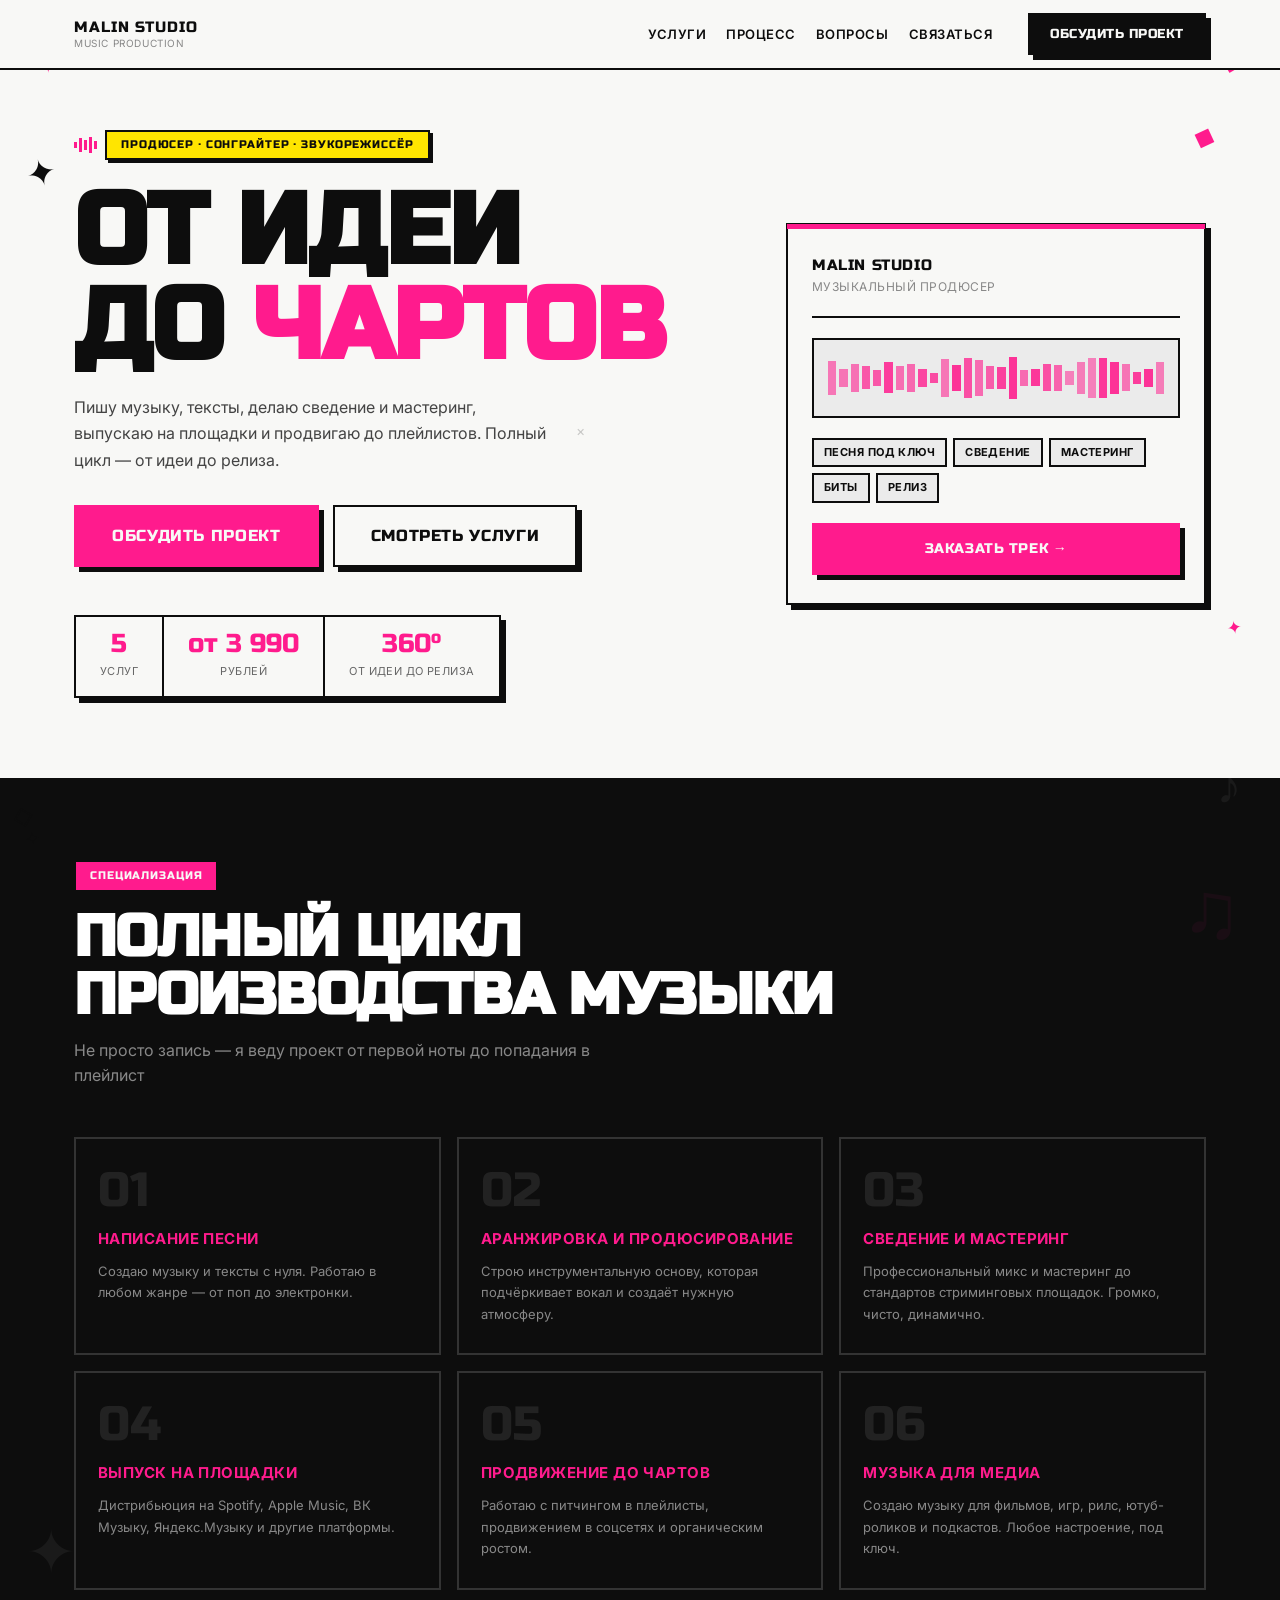
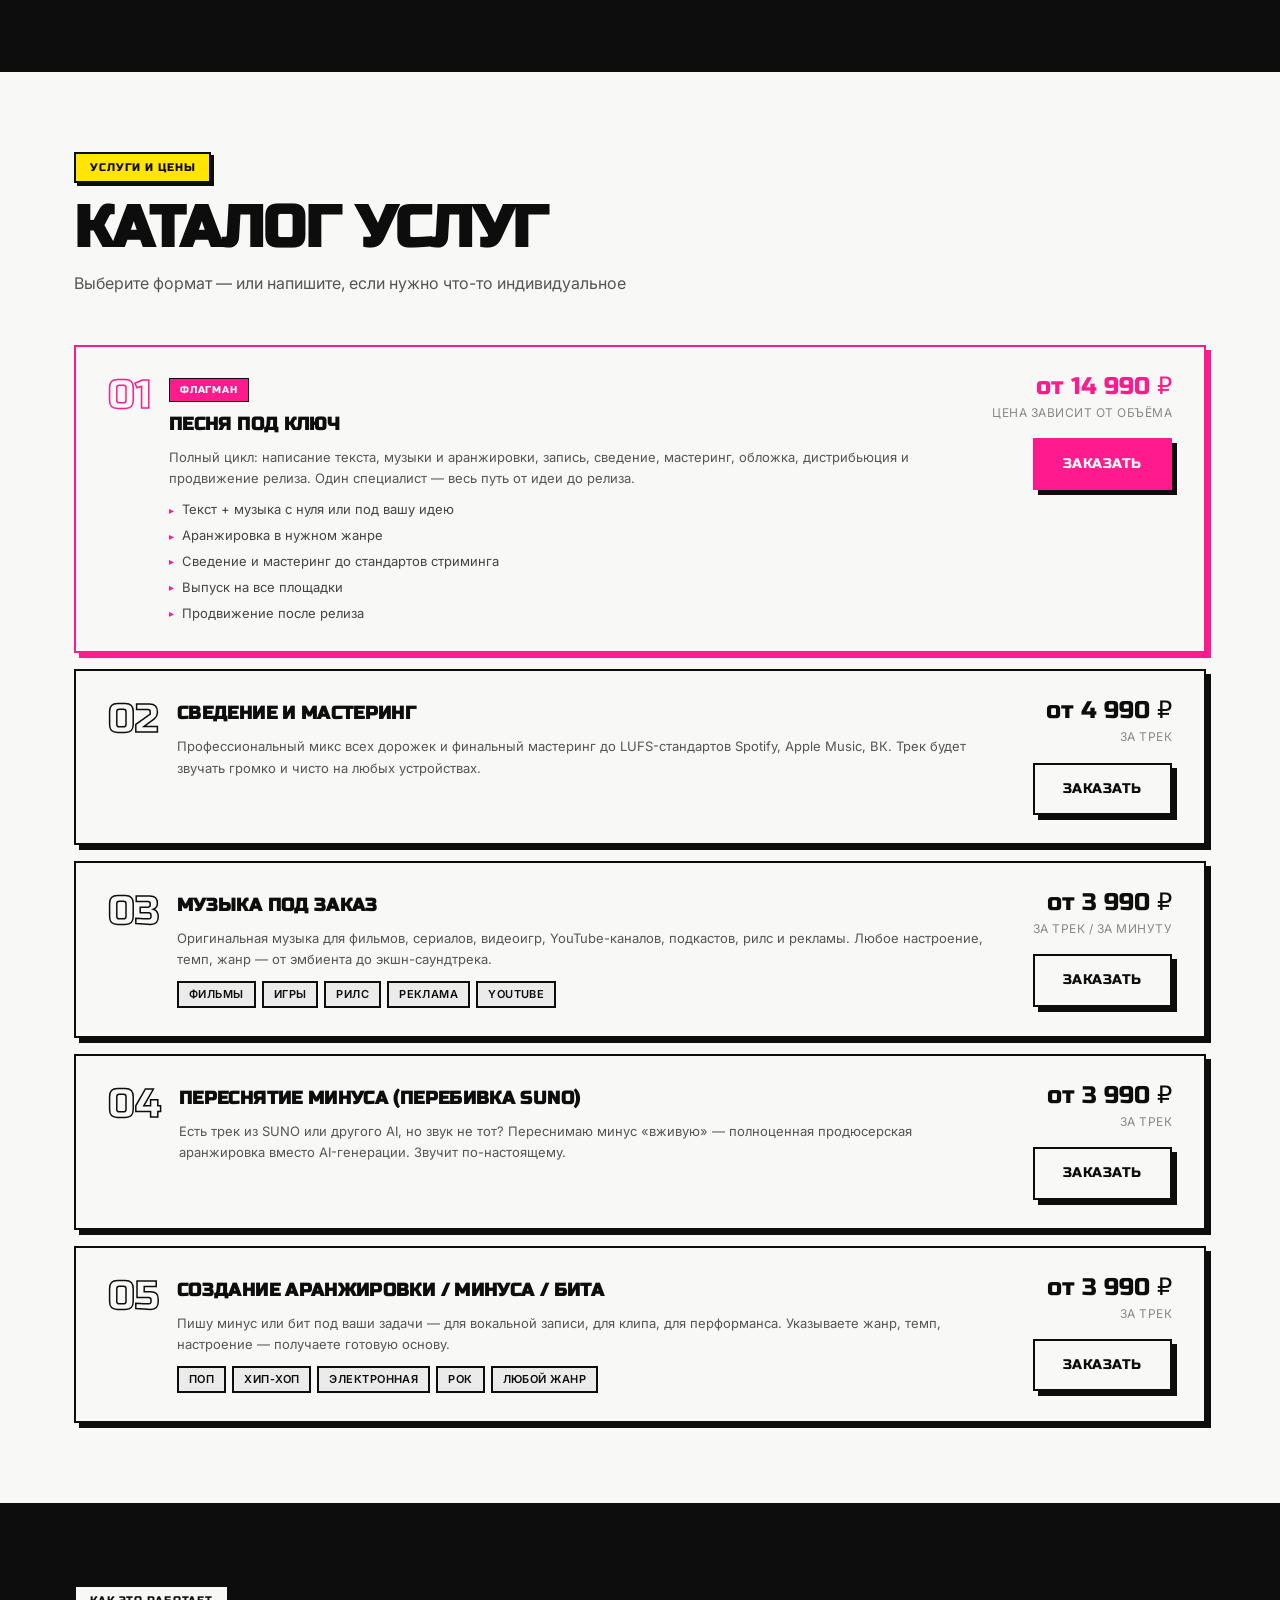
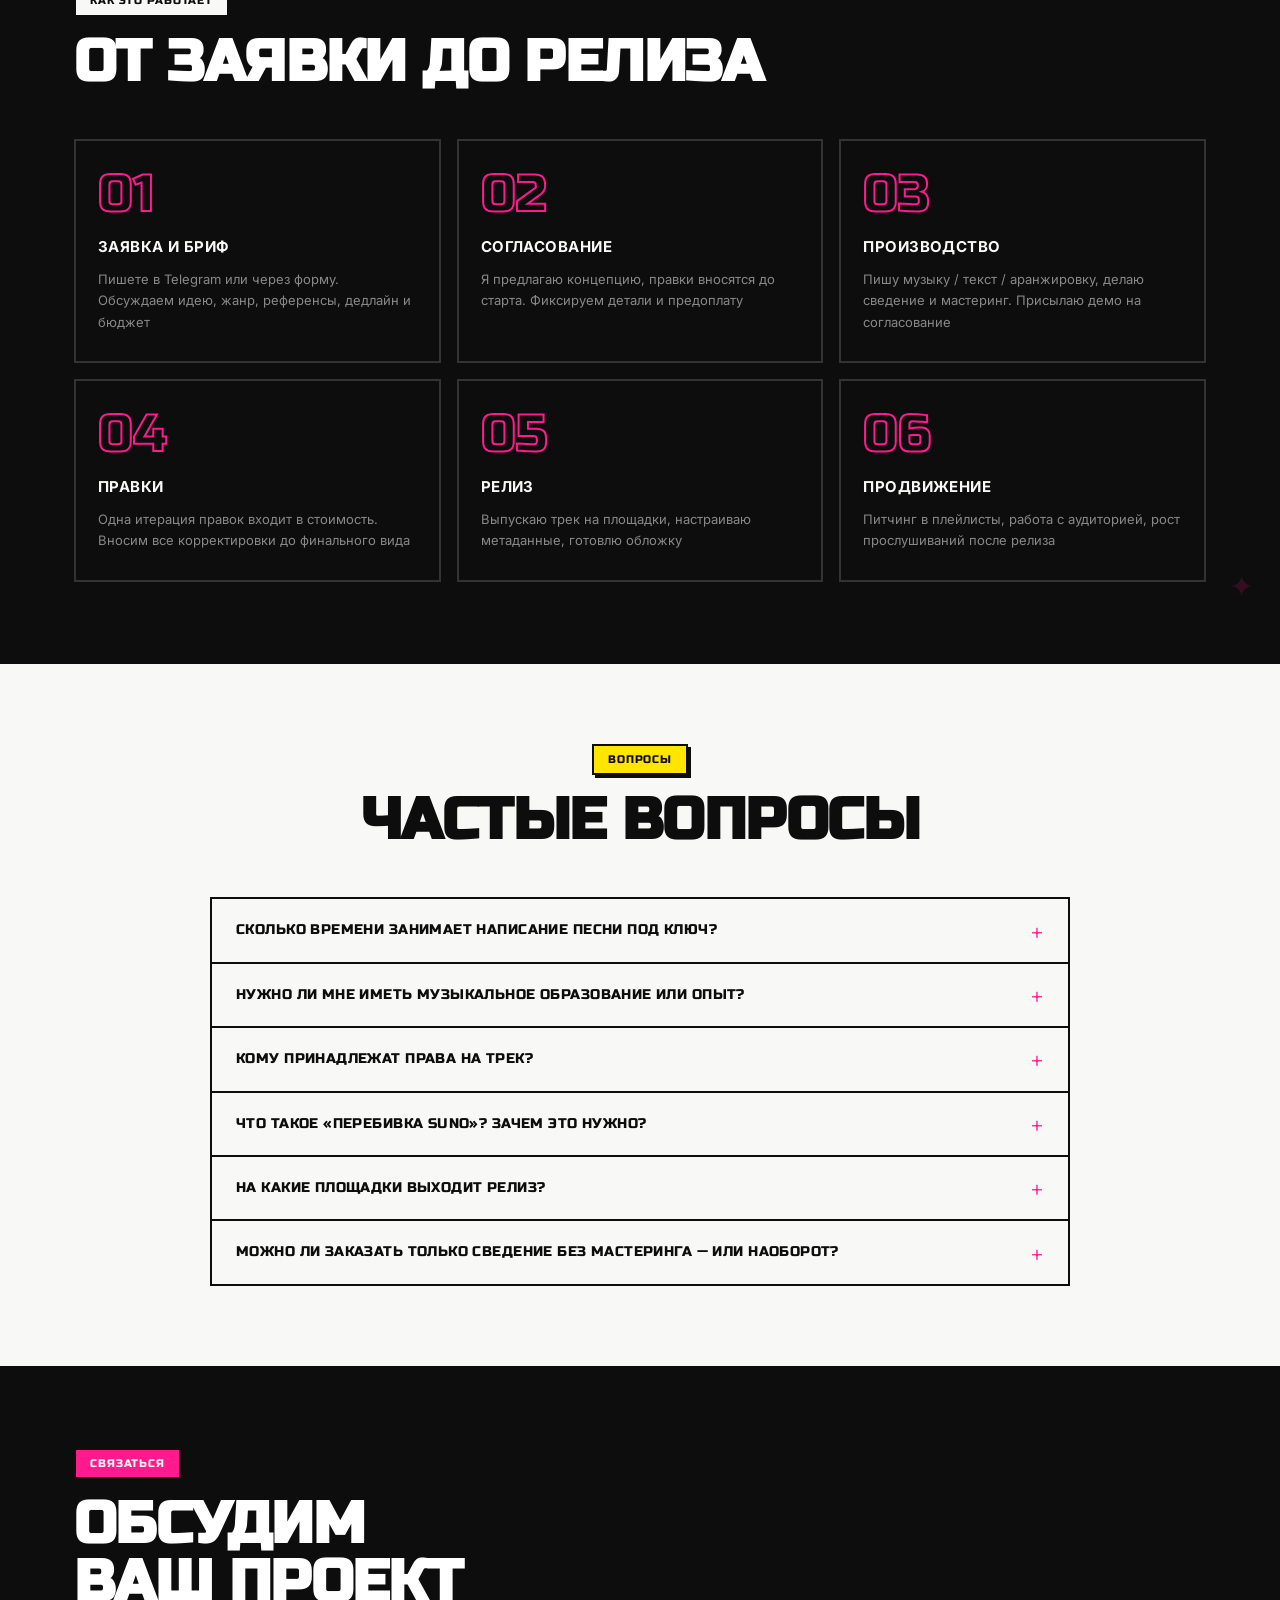
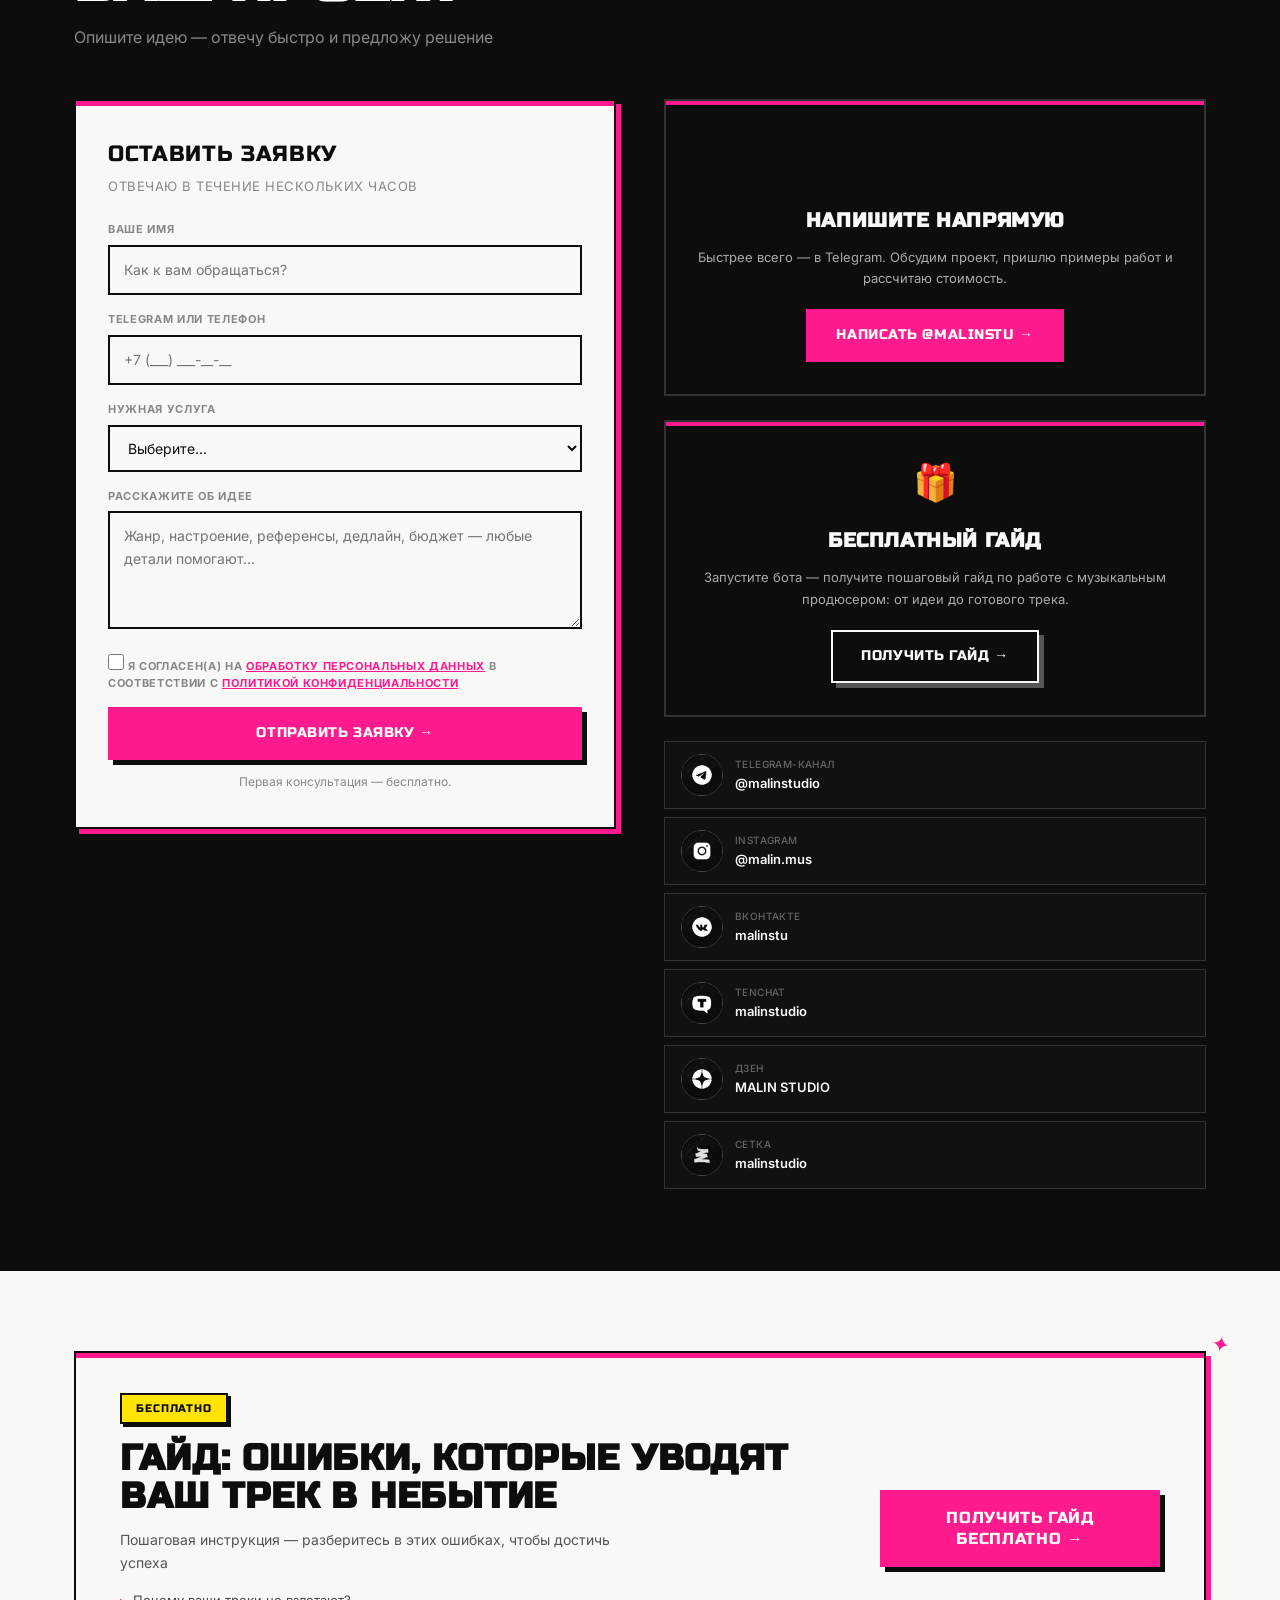
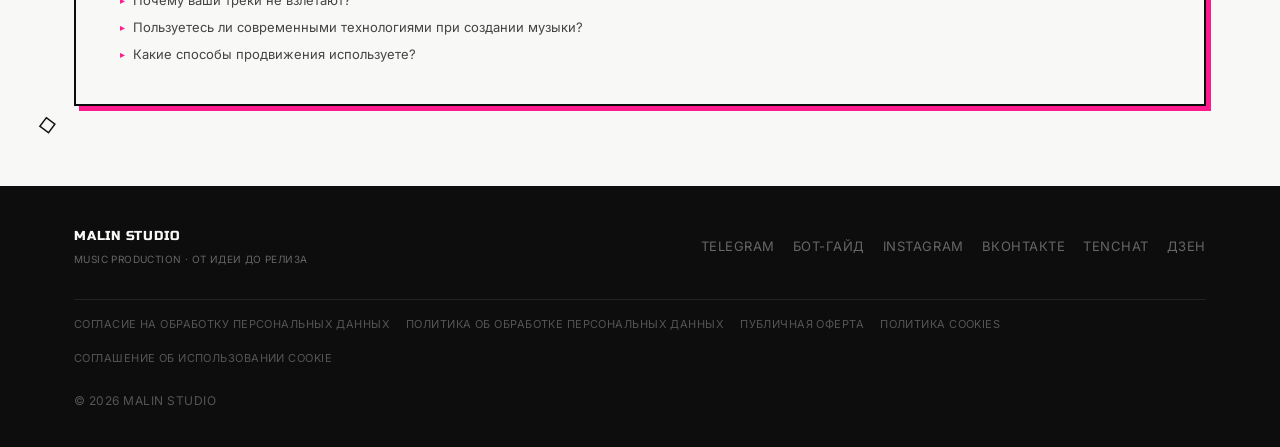
<file: index.html>
<!DOCTYPE html>
<html lang="ru">
<head>
  <meta charset="UTF-8">
  <meta name="viewport" content="width=device-width, initial-scale=1.0">
  <title>MALIN STUDIO — музыкальный продюсер, сведение, мастеринг, релиз</title>
  <meta name="description" content="Песня под ключ от идеи до чартов. Сведение и мастеринг. Музыка для фильмов, игр и рилс. Аранжировки и биты. Продюсер @malinstu.">
  <link rel="preconnect" href="https://fonts.googleapis.com">
  <link rel="preconnect" href="https://fonts.gstatic.com" crossorigin>
  <link href="https://fonts.googleapis.com/css2?family=Inter:wght@400;500;600;700&family=Russo+One&display=swap" rel="stylesheet">
  <link rel="stylesheet" href="styles.css">
</head>
<body>

<!-- HEADER -->
<header class="header" id="header">
  <div class="container header__inner">
    <a class="logo" href="#">
      <span class="logo__name">MALIN STUDIO</span>
      <span class="logo__suffix">music production</span>
    </a>
    <nav class="nav" id="nav">
      
      <a href="#services">Услуги</a>
      <a href="#process">Процесс</a>
      
      <a href="#faq">Вопросы</a>
      <a href="#contact">Связаться</a>
    </nav>
    <a class="btn btn--primary header__cta" href="#leadForm">Обсудить проект</a>
    <button class="burger" id="burger" aria-label="Меню">
      <span></span><span></span><span></span>
    </button>
  </div>
</header>

<!-- HERO -->
<section class="hero" id="about">
  <!-- декоративные элементы -->
  <span class="deco" style="top:12%;left:2%;font-size:36px;transform:rotate(-15deg);">✦</span>
  <span class="deco deco--pink" style="top:8%;right:5%;font-size:22px;transform:rotate(20deg);">◆</span>
  <span class="deco deco--pink" style="bottom:20%;right:3%;font-size:18px;transform:rotate(-10deg);">✦</span>
  <span class="deco" style="top:50%;left:45%;font-size:14px;opacity:.2;">×</span>

  <div class="container hero__grid">
    <div class="hero__text">
      <div class="hero__label">
        <div class="hero__label-eq">
          <span></span><span></span><span></span><span></span><span></span>
        </div>
        <span class="sticker">Продюсер · Сонграйтер · Звукорежиссёр</span>
      </div>

      <h1 class="hero__title">
        ОТ ИДЕИ<br>
        ДО <span class="pink">ЧАРТОВ</span>
      </h1>

      <p class="hero__sub">Пишу музыку, тексты, делаю сведение и мастеринг, выпускаю на площадки и продвигаю до плейлистов. Полный цикл — от идеи до релиза.</p>

      <div class="hero__actions">
        <a href="#leadForm" class="btn btn--pink btn--lg">Обсудить проект</a>
        <a href="#services" class="btn btn--outline btn--lg">Смотреть услуги</a>
      </div>

      <div class="hero__stats">
        <div class="stat">
          <span class="stat__num">5</span>
          <span class="stat__label">услуг</span>
        </div>
        <div class="stat">
          <span class="stat__num">от 3 990</span>
          <span class="stat__label">рублей</span>
        </div>
        <div class="stat">
          <span class="stat__num">360°</span>
          <span class="stat__label">от идеи до релиза</span>
        </div>
      </div>
    </div>

    <div class="hero__visual">
      <div class="hero__card">
        <div class="hero__card-top">
          
          <div>
            <div class="hero__card-name">MALIN STUDIO</div>
            <div class="hero__card-role">Музыкальный продюсер</div>
          </div>
        </div>
        <div class="hero__waveform" aria-hidden="true">
          <div class="wf-bars">
            <span style="--h:30%"></span><span style="--h:55%"></span><span style="--h:80%"></span>
            <span style="--h:45%"></span><span style="--h:90%"></span><span style="--h:60%"></span>
            <span style="--h:35%"></span><span style="--h:75%"></span><span style="--h:50%"></span>
            <span style="--h:95%"></span><span style="--h:40%"></span><span style="--h:70%"></span>
            <span style="--h:55%"></span><span style="--h:85%"></span><span style="--h:30%"></span>
            <span style="--h:65%"></span><span style="--h:45%"></span><span style="--h:80%"></span>
            <span style="--h:50%"></span><span style="--h:70%"></span><span style="--h:40%"></span>
            <span style="--h:90%"></span><span style="--h:55%"></span><span style="--h:75%"></span>
            <span style="--h:35%"></span><span style="--h:60%"></span><span style="--h:85%"></span>
            <span style="--h:45%"></span><span style="--h:70%"></span><span style="--h:50%"></span>
          </div>
        </div>
        <div class="hero__card-services">
          <span>Песня под ключ</span>
          <span>Сведение</span>
          <span>Мастеринг</span>
          <span>Биты</span>
          <span>Релиз</span>
        </div>
        <a href="#leadForm" class="btn btn--pink btn--full">Заказать трек →</a>
      </div>
    </div>
  </div>
</section>

<!-- ЧТО ДЕЛАЮ (тёмный) -->
<section class="what" id="what">
  <span class="deco deco--pink" style="top:10%;right:3%;font-size:80px;opacity:.05;">♫</span>
  <span class="deco" style="bottom:10%;left:2%;font-size:60px;opacity:.05;color:#fff;">✦</span>
  <div class="container">
    <div class="section-header">
      <div class="section-tag section-tag--pink">Специализация</div>
      <h2 style="color:#fff;">Полный цикл<br>производства музыки</h2>
      <p style="color:#888;">Не просто запись — я веду проект от первой ноты до попадания в плейлист</p>
    </div>
    <div class="what__grid">
      <div class="what-card reveal">
        <div class="what-card__num">01</div>
        
        <h4 style="color:#ff1b8d;">Написание песни</h4>
        <p>Создаю музыку и тексты с нуля. Работаю в любом жанре — от поп до электронки.</p>
      </div>
      <div class="what-card reveal">
        <div class="what-card__num">02</div>
        
        <h4 style="color:#ff1b8d;">Аранжировка и продюсирование</h4>
        <p>Строю инструментальную основу, которая подчёркивает вокал и создаёт нужную атмосферу.</p>
      </div>
      <div class="what-card reveal">
        <div class="what-card__num">03</div>
        
        <h4 style="color:#ff1b8d;">Сведение и мастеринг</h4>
        <p>Профессиональный микс и мастеринг до стандартов стриминговых площадок. Громко, чисто, динамично.</p>
      </div>
      <div class="what-card reveal">
        <div class="what-card__num">04</div>
       
        <h4 style="color:#ff1b8d;">Выпуск на площадки</h4>
        <p>Дистрибьюция на Spotify, Apple Music, ВК Музыку, Яндекс.Музыку и другие платформы.</p>
      </div>
      <div class="what-card reveal">
        <div class="what-card__num">05</div>
        
        <h4 style="color:#ff1b8d;">Продвижение до чартов</h4>
        <p>Работаю с питчингом в плейлисты, продвижением в соцсетях и органическим ростом.</p>
      </div>
      <div class="what-card reveal">
        <div class="what-card__num">06</div>
        
        <h4 style="color:#ff1b8d;">Музыка для медиа</h4>
        <p>Создаю музыку для фильмов, игр, рилс, ютуб-роликов и подкастов. Любое настроение, под ключ.</p>
      </div>
    </div>
  </div>
</section>

<!-- УСЛУГИ И ЦЕНЫ (светлый) -->
<section class="services" id="services">
  <span class="deco deco--pink" style="top:5%;right:2%;font-size:24px;transform:rotate(20deg);">✦</span>
  <span class="deco" style="bottom:8%;left:1%;font-size:20px;transform:rotate(-15deg);">◇</span>
  <div class="container">
    <div class="section-header">
      <div class="section-tag">Услуги и цены</div>
      <h2 id="pricing">Каталог услуг</h2>
      <p>Выберите формат — или напишите, если нужно что-то индивидуальное</p>
    </div>
    <div class="services__list">

      <div class="service-item service-item--featured reveal">
        <div class="service-item__left">
          <div class="service-item__num">01</div>
          
          <div class="service-item__info">
            <div class="service-item__badge">Флагман</div>
            <h3>Песня под ключ</h3>
            <p>Полный цикл: написание текста, музыки и аранжировки, запись, сведение, мастеринг, обложка, дистрибьюция и продвижение релиза. Один специалист — весь путь от идеи до релиза.</p>
            <ul class="service-item__includes">
              <li>Текст + музыка с нуля или под вашу идею</li>
              <li>Аранжировка в нужном жанре</li>
              <li>Сведение и мастеринг до стандартов стриминга</li>
              <li>Выпуск на все площадки</li>
              <li>Продвижение после релиза</li>
            </ul>
          </div>
        </div>
        <div class="service-item__right">
          <div class="service-item__meta">
            <div class="service-item__price">от 14 990 ₽</div>
            <div class="service-item__note">цена зависит от объёма</div>
          </div>
          <a href="#leadForm" class="btn btn--pink service-item__btn">Заказать</a>
        </div>
      </div>

      <div class="service-item reveal">
        <div class="service-item__left">
          <div class="service-item__num">02</div>
         
          <div class="service-item__info">
            <h3>Сведение и мастеринг</h3>
            <p>Профессиональный микс всех дорожек и финальный мастеринг до LUFS-стандартов Spotify, Apple Music, ВК. Трек будет звучать громко и чисто на любых устройствах.</p>
          </div>
        </div>
        <div class="service-item__right">
          <div class="service-item__meta">
            <div class="service-item__price">от 4 990 ₽</div>
            <div class="service-item__note">за трек</div>
          </div>
          <a href="#leadForm" class="btn btn--outline service-item__btn">Заказать</a>
        </div>
      </div>

      <div class="service-item reveal">
        <div class="service-item__left">
          <div class="service-item__num">03</div>
          
          <div class="service-item__info">
            <h3>Музыка под заказ</h3>
            <p>Оригинальная музыка для фильмов, сериалов, видеоигр, YouTube-каналов, подкастов, рилс и рекламы. Любое настроение, темп, жанр — от эмбиента до экшн-саундтрека.</p>
            <div class="service-item__tags">
              <span>Фильмы</span><span>Игры</span><span>Рилс</span><span>Реклама</span><span>YouTube</span>
            </div>
          </div>
        </div>
        <div class="service-item__right">
          <div class="service-item__meta">
            <div class="service-item__price">от 3 990 ₽</div>
            <div class="service-item__note">за трек / за минуту</div>
          </div>
          <a href="#leadForm" class="btn btn--outline service-item__btn">Заказать</a>
        </div>
      </div>

      <div class="service-item reveal">
        <div class="service-item__left">
          <div class="service-item__num">04</div>
          
          <div class="service-item__info">
            <h3>Переснятие минуса (перебивка SUNO)</h3>
            <p>Есть трек из SUNO или другого AI, но звук не тот? Переснимаю минус «вживую» — полноценная продюсерская аранжировка вместо AI-генерации. Звучит по-настоящему.</p>
          </div>
        </div>
        <div class="service-item__right">
          <div class="service-item__meta">
            <div class="service-item__price">от 3 990 ₽</div>
            <div class="service-item__note">за трек</div>
          </div>
          <a href="#leadForm" class="btn btn--outline service-item__btn">Заказать</a>
        </div>
      </div>

      <div class="service-item reveal">
        <div class="service-item__left">
          <div class="service-item__num">05</div>
          
          <div class="service-item__info">
            <h3>Создание аранжировки / минуса / бита</h3>
            <p>Пишу минус или бит под ваши задачи — для вокальной записи, для клипа, для перформанса. Указываете жанр, темп, настроение — получаете готовую основу.</p>
            <div class="service-item__tags">
              <span>Поп</span><span>Хип-хоп</span><span>Электронная</span><span>Рок</span><span>Любой жанр</span>
            </div>
          </div>
        </div>
        <div class="service-item__right">
          <div class="service-item__meta">
            <div class="service-item__price">от 3 990 ₽</div>
            <div class="service-item__note">за трек</div>
          </div>
          <a href="#leadForm" class="btn btn--outline service-item__btn">Заказать</a>
        </div>
      </div>

    </div>
  </div>
</section>

<!-- ПРОЦЕСС (тёмный) -->
<section class="process" id="process">
  <span class="deco deco--pink" style="bottom:8%;right:2%;font-size:30px;opacity:.15;">✦</span>
  <div class="container">
    <div class="section-header">
      <div class="section-tag section-tag--white">Как это работает</div>
      <h2 style="color:#fff;">От заявки до релиза</h2>
    </div>
    <div class="process__steps">
      <div class="process-step reveal">
        <div class="process-step__num">01</div>
        <h4>Заявка и бриф</h4>
        <p>Пишете в Telegram или через форму. Обсуждаем идею, жанр, референсы, дедлайн и бюджет</p>
      </div>
      <div class="process-step reveal">
        <div class="process-step__num">02</div>
        <h4>Согласование</h4>
        <p>Я предлагаю концепцию, правки вносятся до старта. Фиксируем детали и предоплату</p>
      </div>
      <div class="process-step reveal">
        <div class="process-step__num">03</div>
        <h4>Производство</h4>
        <p>Пишу музыку / текст / аранжировку, делаю сведение и мастеринг. Присылаю демо на согласование</p>
      </div>
      <div class="process-step reveal">
        <div class="process-step__num">04</div>
        <h4>Правки</h4>
        <p>Одна итерация правок входит в стоимость. Вносим все корректировки до финального вида</p>
      </div>
      <div class="process-step reveal">
        <div class="process-step__num">05</div>
        <h4>Релиз</h4>
        <p>Выпускаю трек на площадки, настраиваю метаданные, готовлю обложку</p>
      </div>
      <div class="process-step reveal">
        <div class="process-step__num">06</div>
        <h4>Продвижение</h4>
        <p>Питчинг в плейлисты, работа с аудиторией, рост прослушиваний после релиза</p>
      </div>
    </div>
  </div>
</section>

<!-- FAQ (светлый) -->
<section class="faq" id="faq">
  <span class="deco deco--pink" style="top:6%;right:3%;font-size:20px;transform:rotate(15deg);">◆</span>
  <span class="deco" style="bottom:6%;left:2%;font-size:16px;transform:rotate(-10deg);">✦</span>
  <div class="container">
    <div class="section-header section-header--center">
      <div class="section-tag">Вопросы</div>
      <h2>Частые вопросы</h2>
    </div>
    <div class="faq__grid">
      <div class="faq__item reveal">
        <details>
          <summary>Сколько времени занимает написание песни под ключ?</summary>
          <p>Обычно 7–14 рабочих дней от брифа до финального мастера. Сроки зависят от сложности проекта и загруженности. Срочный заказ возможен — обсуждаем отдельно.</p>
        </details>
      </div>
      <div class="faq__item reveal">
        <details>
          <summary>Нужно ли мне иметь музыкальное образование или опыт?</summary>
          <p>Нет. Достаточно идеи, настроения или референса — я переведу это в музыку. Работаю с людьми без музыкального бэкграунда регулярно.</p>
        </details>
      </div>
      <div class="faq__item reveal">
        <details>
          <summary>Кому принадлежат права на трек?</summary>
          <p>Вам. После финальной оплаты все авторские права на готовый продукт переходят к заказчику. Это фиксируется договором.</p>
        </details>
      </div>
      <div class="faq__item reveal">
        <details>
          <summary>Что такое «перебивка SUNO»? Зачем это нужно?</summary>
          <p>SUNO и другие AI генерируют музыку, но она звучит синтетически, права на неё спорны, и площадки всё активнее её блокируют. Я переснимаю такой трек живой аранжировкой — получается реальная музыка с чистыми правами и профессиональным звуком.</p>
        </details>
      </div>
      <div class="faq__item reveal">
        <details>
          <summary>На какие площадки выходит релиз?</summary>
          <p>Spotify, Apple Music, YouTube Music, ВКонтакте, Яндекс.Музыка, Deezer, Tidal и ещё 30+ платформ через дистрибьютора. Везде одновременно.</p>
        </details>
      </div>
      <div class="faq__item reveal">
        <details>
          <summary>Можно ли заказать только сведение без мастеринга — или наоборот?</summary>
          <p>Да, услуги можно брать по отдельности. Напишите в форме или в Telegram, уточним детали и стоимость конкретно вашего проекта.</p>
        </details>
      </div>
    </div>
  </div>
</section>

<!-- КОНТАКТЫ (тёмный) -->
<section class="contact" id="contact">
  <span class="deco deco--pink" style="top:6%;left:3%;font-size:22px;transform:rotate(-15deg);">✦</span>
  <span class="deco" style="bottom:10%;right:3%;font-size:50px;opacity:.05;color:#fff;">♪</span>
  <div class="container">
    <div class="section-header">
      <div class="section-tag section-tag--pink">Связаться</div>
      <h2 style="color:#fff;">Обсудим<br>ваш проект</h2>
      <p style="color:#888;">Опишите идею — отвечу быстро и предложу решение</p>
    </div>
    <div class="contact__inner">
      <form class="form" id="leadForm" novalidate>
        <div class="form__title">Оставить заявку</div>
        <div class="form__subtitle">Отвечаю в течение нескольких часов</div>
        <input type="text" name="_gotcha" style="display:none" tabindex="-1" autocomplete="off">
        <div class="form__group">
          <label for="name">Ваше имя</label>
          <input type="text" id="name" name="name" placeholder="Как к вам обращаться?" required>
        </div>
        <div class="form__group">
          <label for="phone">Telegram или телефон</label>
          <input type="tel" id="phone" name="phone" placeholder="+7 (___) ___-__-__">
        </div>
        <div class="form__group">
          <label for="service">Нужная услуга</label>
          <select id="service" name="service">
            <option value="">Выберите...</option>
            <option>Песня под ключ (от 14 990 ₽)</option>
            <option>Сведение и мастеринг (от 4 990 ₽)</option>
            <option>Музыка под заказ — фильмы/игры/рилс (от 3 990 ₽)</option>
            <option>Переснятие минуса / перебивка SUNO (от 3 990 ₽)</option>
            <option>Создание аранжировки / минуса / бита (от 3 990 ₽)</option>
            <option>Несколько услуг / обсудить индивидуально</option>
          </select>
        </div>
        <div class="form__group">
          <label for="comment">Расскажите об идее</label>
          <textarea id="comment" name="comment" rows="4" placeholder="Жанр, настроение, референсы, дедлайн, бюджет — любые детали помогают..."></textarea>
        </div>
        <div class="form__group form__consent">
          <label class="consent-label">
            <input type="checkbox" name="consent" required>
            <span>Я согласен(а) на <a href="privacy-policy.html" target="_blank">обработку персональных данных</a> в соответствии с <a href="privacy-consent.html" target="_blank">политикой конфиденциальности</a></span>
          </label>
        </div>
        <button type="submit" class="btn btn--pink btn--full">Отправить заявку →</button>
        <p class="form__note">Первая консультация — бесплатно.</p>
      </form>

      <div class="contact__right">
        <div class="contact__cta-block">
          <div class="contact__cta-icon">🎛</div>
          <h3>Напишите напрямую</h3>
          <p>Быстрее всего — в Telegram. Обсудим проект, пришлю примеры работ и рассчитаю стоимость.</p>
          <a href="https://t.me/malinstu" class="btn btn--pink" target="_blank" rel="noopener">Написать @malinstu →</a>
        </div>
        <div class="contact__cta-block contact__cta-block--bot">
          <div class="contact__cta-icon">🎁</div>
          <h3>Бесплатный гайд</h3>
          <p>Запустите бота — получите пошаговый гайд по работе с музыкальным продюсером: от идеи до готового трека.</p>
          <a href="https://t.me/malinstudio_bot" class="btn btn--ghost" target="_blank" rel="noopener">Получить гайд →</a>
        </div>
        <div class="contact__socials">
          <a class="social-link" href="https://t.me/malinstudio" target="_blank" rel="noopener">
						<img src="./icons/тг.png" width="42" height="42" style="border-radius: 50% !important;" alt="Telegram">
            <div>
              <div class="social-link__label">Telegram-канал</div>
              <div class="social-link__val">@malinstudio</div>
            </div>
          </a>
          <a class="social-link" href="https://www.instagram.com/malin.mus" target="_blank" rel="noopener">
            <img src="./icons/инст.png" width="42" height="42" style="border-radius: 50% !important;" alt="Instagram">
            <div>
              <div class="social-link__label">Instagram</div>
              <div class="social-link__val">@malin.mus</div>
            </div>
          </a>
          <a class="social-link" href="https://vk.com/malinstu" target="_blank" rel="noopener">
            <img src="./icons/вк.png" width="42" height="42" style="border-radius: 50% !important;" alt="VK">
            <div>
              <div class="social-link__label">ВКонтакте</div>
              <div class="social-link__val">malinstu</div>
            </div>
          </a>
          <a class="social-link" href="https://tenchat.ru/malinstudio" target="_blank" rel="noopener">
            <img src="./icons/тенчат.png" width="42" height="42" style="border-radius: 50% !important;" alt="TenChat">
            <div>
              <div class="social-link__label">TenChat</div>
              <div class="social-link__val">malinstudio</div>
            </div>
          </a>
          <a class="social-link" href="https://dzen.ru/id/67be977553a4ad4f9afe2cda" target="_blank" rel="noopener">
            <img src="./icons/дзен.png" width="42" height="42" style="border-radius: 50% !important;" alt="Дзен">
            <div>
              <div class="social-link__label">Дзен</div>
              <div class="social-link__val">MALIN STUDIO</div>
            </div>
          </a>
          <a class="social-link" href="https://setka.ru/users/9396e66f-b150-42c9-8cd2-9aad5ac309b7" target="_blank" rel="noopener">
            <img src="./icons/сетка.png" width="42" height="42" style="border-radius: 50% !important;" alt="Сетка">
            <div>
              <div class="social-link__label">Сетка</div>
              <div class="social-link__val">malinstudio</div>
            </div>
          </a>
        </div>
      </div>
    </div>
  </div>
</section>

<!-- ГАЙД (светлый) -->
<section class="guide-cta" id="guide">
  <span class="deco deco--pink" style="top:12%;right:4%;font-size:22px;transform:rotate(12deg);">✦</span>
  <span class="deco" style="bottom:10%;left:3%;font-size:18px;transform:rotate(-8deg);">◇</span>
  <div class="container">
    <div class="guide-cta__card">
      <div class="guide-cta__content">
        <div class="section-tag">Бесплатно</div>
        <h2>Гайд: Ошибки, которые уводят ваш трек в небытие</h2>
        <p>Пошаговая инструкция — разберитесь в этих ошибках, чтобы достичь успеха</p>
        <ul class="guide-cta__list">
          <li>Почему ваши треки не взлетают?</li>
          <li>Пользуетесь ли современными технологиями при создании музыки?</li>
          <li>Какие способы продвижения используете?</li>
        </ul>
      </div>
      <div class="guide-cta__action">
        <a href="https://t.me/malinstudio" class="btn btn--pink btn--lg" target="_blank" rel="noopener">Получить гайд бесплатно →</a>
      </div>
    </div>
  </div>
</section>

<!-- FOOTER -->
<footer class="footer">
  <div class="container footer__inner">
    <div class="footer__brand">
      <div class="footer__name">MALIN STUDIO</div>
      <div class="footer__sub">music production · от идеи до релиза</div>
    </div>
    <div class="footer__links">
      <a href="https://t.me/malinstudio" target="_blank" rel="noopener">Telegram</a>
      <a href="https://t.me/malinstudio_bot" target="_blank" rel="noopener">Бот-гайд</a>
      <a href="https://www.instagram.com/malin.mus" target="_blank" rel="noopener">Instagram</a>
      <a href="https://vk.com/malinstu" target="_blank" rel="noopener">ВКонтакте</a>
      <a href="https://tenchat.ru/malinstudio" target="_blank" rel="noopener">TenChat</a>
      <a href="https://dzen.ru/id/67be977553a4ad4f9afe2cda" target="_blank" rel="noopener">Дзен</a>
    </div>
    <div class="footer__docs">
      <a href="privacy-consent.html">Согласие на обработку персональных данных</a>
      <a href="privacy-policy.html">Политика об обработке персональных данных</a>
      <a href="public-offer.html">Публичная оферта</a>
      <a href="cookie-policy.html">Политика Cookies</a>
      <a href="cookie-agreement.html">Соглашение об использовании Cookie</a>
    </div>
    <p class="footer__copy">© <span id="year"></span> MALIN STUDIO</p>
  </div>
</footer>

<!-- SCROLL TO TOP -->
<button class="fab" id="scrollTop" aria-label="Наверх">
  <svg width="22" height="22" viewBox="0 0 24 24" fill="none"><path d="M12 19V5M5 12l7-7 7 7" stroke="currentColor" stroke-width="2.2" stroke-linecap="round" stroke-linejoin="round"/></svg>
</button>

<script src="script.js"></script>
</body>
</html>
</file>
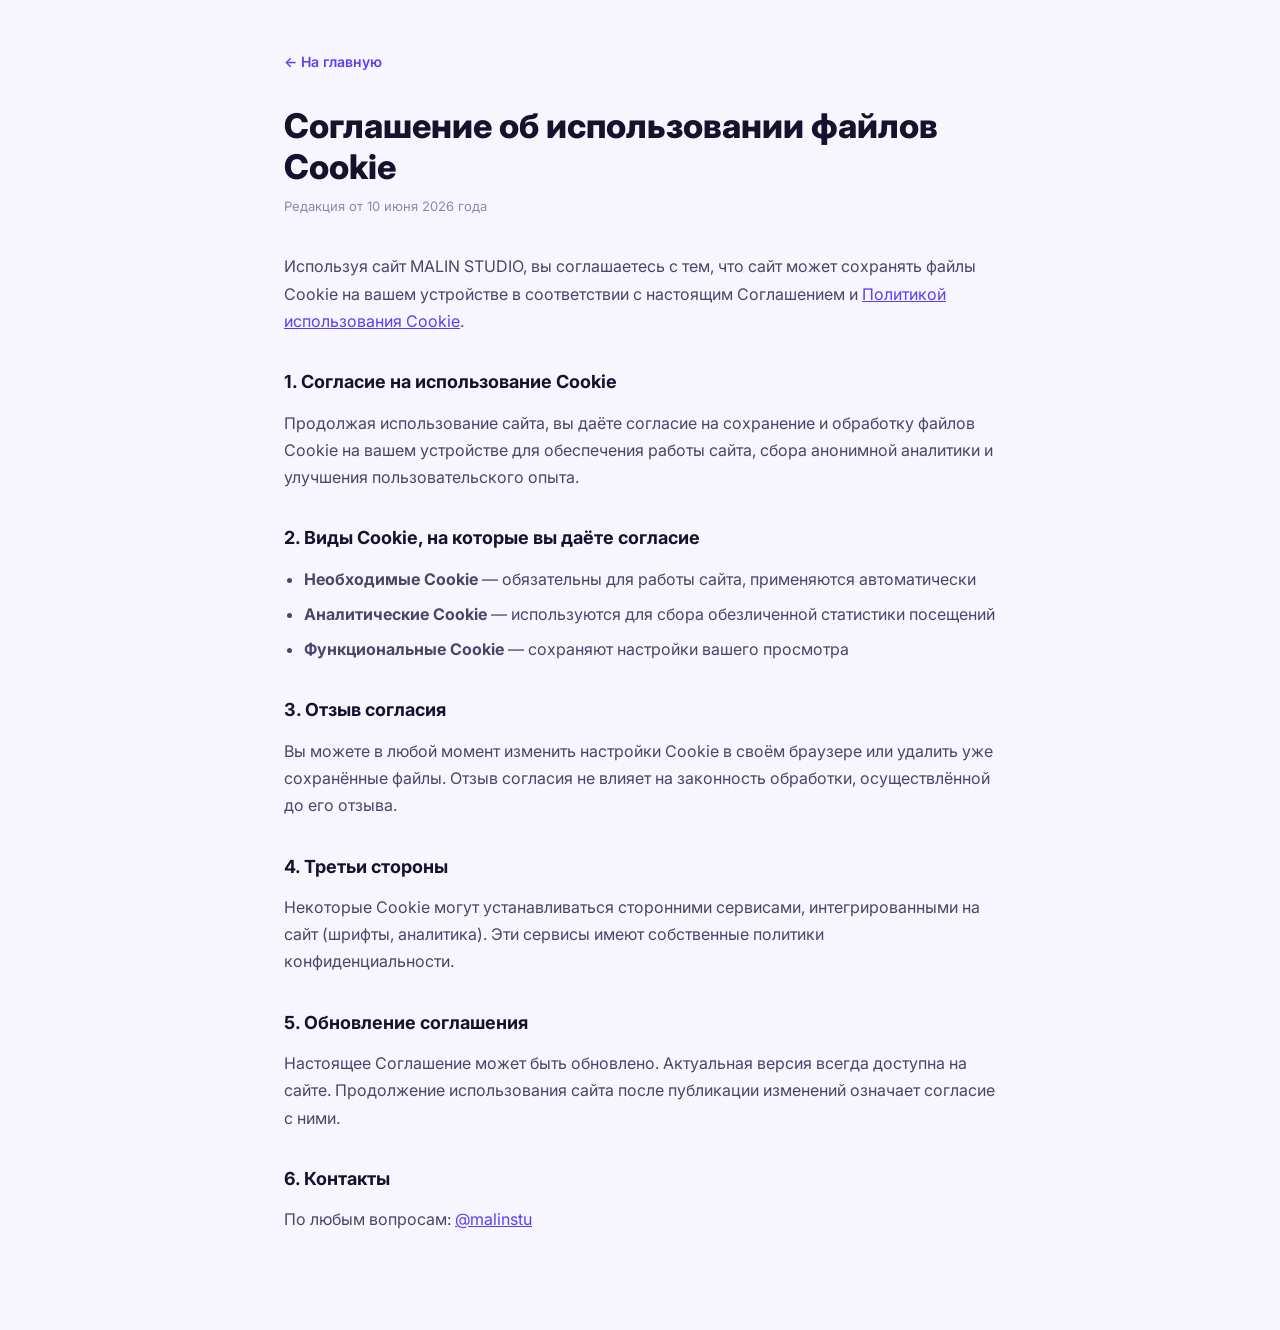
<file: cookie-agreement.html>
<!DOCTYPE html>
<html lang="ru">
<head>
  <meta charset="UTF-8">
  <meta name="viewport" content="width=device-width, initial-scale=1.0">
  <title>Соглашение об использовании Cookie — MALIN STUDIO</title>
  <link rel="preconnect" href="https://fonts.googleapis.com">
  <link href="https://fonts.googleapis.com/css2?family=Inter:wght@400;500;600;700&display=swap" rel="stylesheet">
  <style>
    *,*::before,*::after{box-sizing:border-box;margin:0;padding:0}
    body{font-family:'Inter',sans-serif;background:#f7f6ff;color:#16122e;font-size:16px;line-height:1.7;padding:0}
    .wrap{max-width:760px;margin:0 auto;padding:48px 24px 80px}
    .back{display:inline-flex;align-items:center;gap:6px;color:#5b3ef5;font-size:14px;font-weight:600;text-decoration:none;margin-bottom:32px}
    .back:hover{text-decoration:underline}
    h1{font-size:clamp(22px,4vw,34px);font-weight:800;margin-bottom:8px;line-height:1.2}
    .date{font-size:13px;color:#8e88a8;margin-bottom:36px}
    h2{font-size:18px;font-weight:700;margin:32px 0 12px}
    p{color:#4b4568;margin-bottom:16px}
    ul{color:#4b4568;padding-left:20px;margin-bottom:16px}
    ul li{margin-bottom:8px}
    a{color:#5b3ef5}
  </style>
</head>
<body>
  <div class="wrap">
    <a class="back" href="index.html">← На главную</a>
    <h1>Соглашение об использовании файлов Cookie</h1>
    <div class="date">Редакция от 10 июня 2026 года</div>

    <p>Используя сайт MALIN STUDIO, вы соглашаетесь с тем, что сайт может сохранять файлы Cookie на вашем устройстве в соответствии с настоящим Соглашением и <a href="cookie-policy.html">Политикой использования Cookie</a>.</p>

    <h2>1. Согласие на использование Cookie</h2>
    <p>Продолжая использование сайта, вы даёте согласие на сохранение и обработку файлов Cookie на вашем устройстве для обеспечения работы сайта, сбора анонимной аналитики и улучшения пользовательского опыта.</p>

    <h2>2. Виды Cookie, на которые вы даёте согласие</h2>
    <ul>
      <li><strong>Необходимые Cookie</strong> — обязательны для работы сайта, применяются автоматически</li>
      <li><strong>Аналитические Cookie</strong> — используются для сбора обезличенной статистики посещений</li>
      <li><strong>Функциональные Cookie</strong> — сохраняют настройки вашего просмотра</li>
    </ul>

    <h2>3. Отзыв согласия</h2>
    <p>Вы можете в любой момент изменить настройки Cookie в своём браузере или удалить уже сохранённые файлы. Отзыв согласия не влияет на законность обработки, осуществлённой до его отзыва.</p>

    <h2>4. Третьи стороны</h2>
    <p>Некоторые Cookie могут устанавливаться сторонними сервисами, интегрированными на сайт (шрифты, аналитика). Эти сервисы имеют собственные политики конфиденциальности.</p>

    <h2>5. Обновление соглашения</h2>
    <p>Настоящее Соглашение может быть обновлено. Актуальная версия всегда доступна на сайте. Продолжение использования сайта после публикации изменений означает согласие с ними.</p>

    <h2>6. Контакты</h2>
    <p>По любым вопросам: <a href="https://t.me/malinstu">@malinstu</a></p>
  </div>
</body>
</html>
</file>
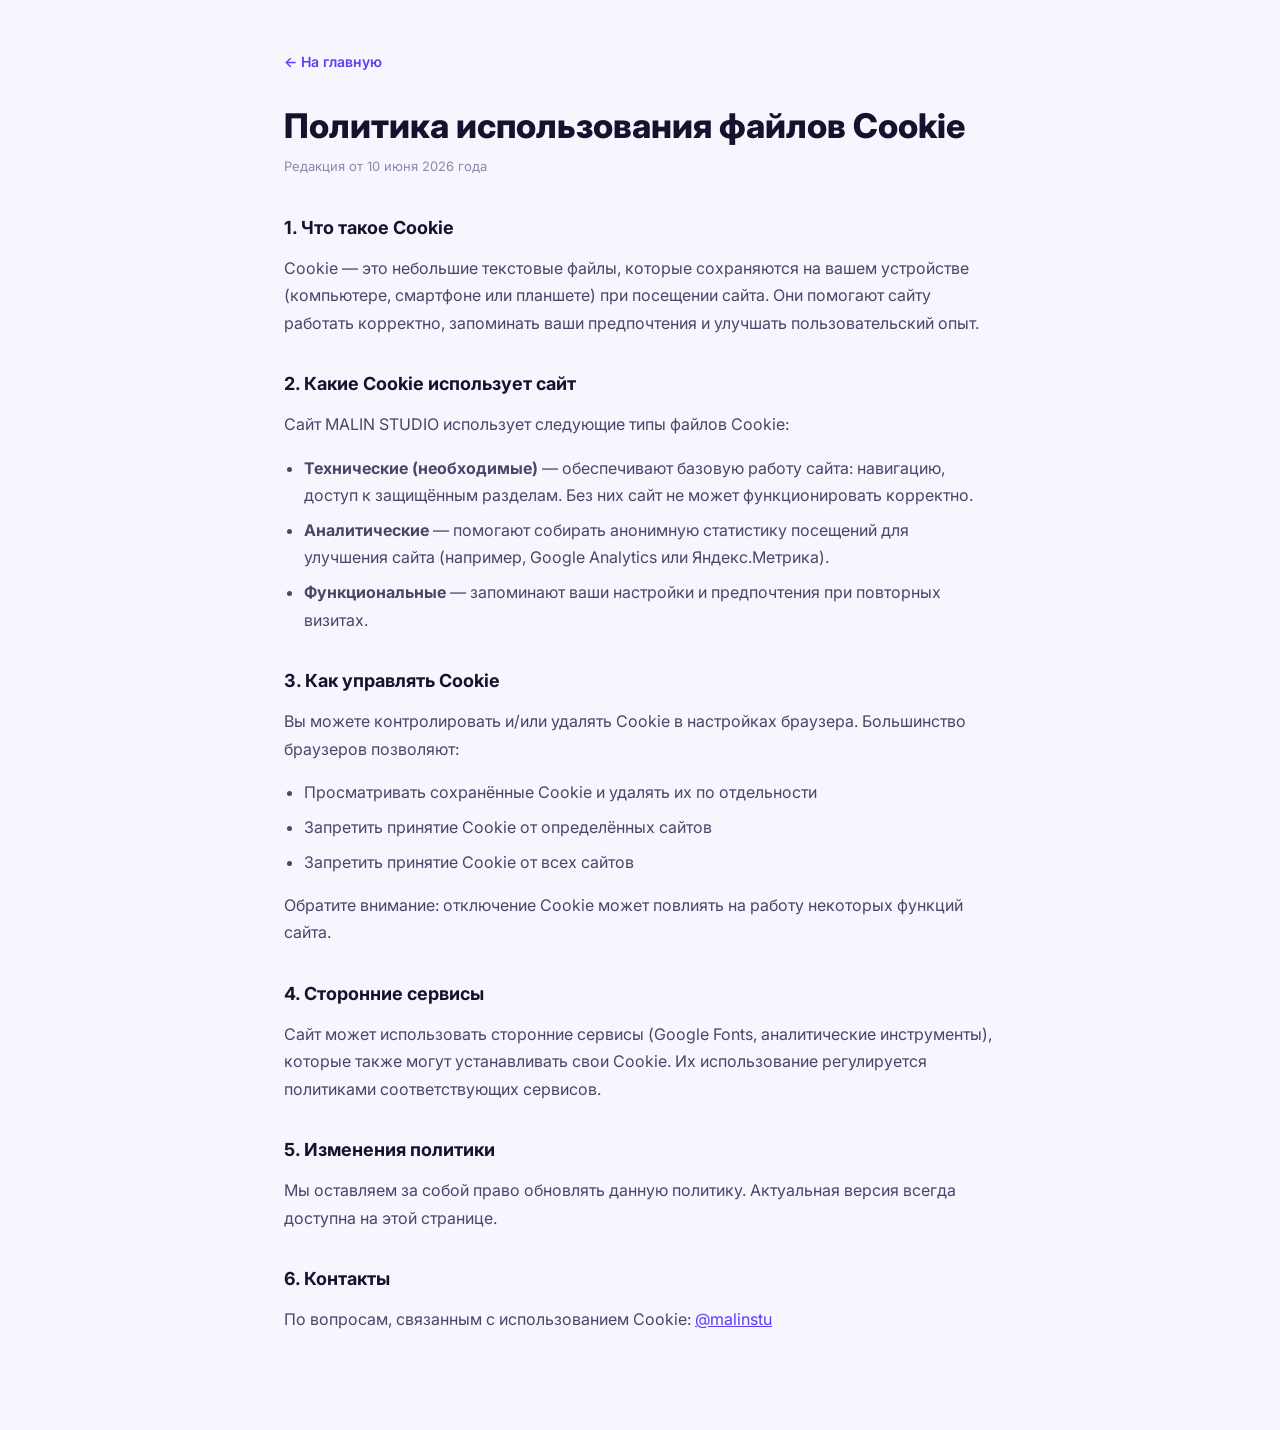
<file: cookie-policy.html>
<!DOCTYPE html>
<html lang="ru">
<head>
  <meta charset="UTF-8">
  <meta name="viewport" content="width=device-width, initial-scale=1.0">
  <title>Политика использования Cookies — MALIN STUDIO</title>
  <link rel="preconnect" href="https://fonts.googleapis.com">
  <link href="https://fonts.googleapis.com/css2?family=Inter:wght@400;500;600;700&display=swap" rel="stylesheet">
  <style>
    *,*::before,*::after{box-sizing:border-box;margin:0;padding:0}
    body{font-family:'Inter',sans-serif;background:#f7f6ff;color:#16122e;font-size:16px;line-height:1.7;padding:0}
    .wrap{max-width:760px;margin:0 auto;padding:48px 24px 80px}
    .back{display:inline-flex;align-items:center;gap:6px;color:#5b3ef5;font-size:14px;font-weight:600;text-decoration:none;margin-bottom:32px}
    .back:hover{text-decoration:underline}
    h1{font-size:clamp(22px,4vw,34px);font-weight:800;margin-bottom:8px;line-height:1.2}
    .date{font-size:13px;color:#8e88a8;margin-bottom:36px}
    h2{font-size:18px;font-weight:700;margin:32px 0 12px}
    p{color:#4b4568;margin-bottom:16px}
    ul{color:#4b4568;padding-left:20px;margin-bottom:16px}
    ul li{margin-bottom:8px}
    a{color:#5b3ef5}
  </style>
</head>
<body>
  <div class="wrap">
    <a class="back" href="index.html">← На главную</a>
    <h1>Политика использования файлов Cookie</h1>
    <div class="date">Редакция от 10 июня 2026 года</div>

    <h2>1. Что такое Cookie</h2>
    <p>Cookie — это небольшие текстовые файлы, которые сохраняются на вашем устройстве (компьютере, смартфоне или планшете) при посещении сайта. Они помогают сайту работать корректно, запоминать ваши предпочтения и улучшать пользовательский опыт.</p>

    <h2>2. Какие Cookie использует сайт</h2>
    <p>Сайт MALIN STUDIO использует следующие типы файлов Cookie:</p>
    <ul>
      <li><strong>Технические (необходимые)</strong> — обеспечивают базовую работу сайта: навигацию, доступ к защищённым разделам. Без них сайт не может функционировать корректно.</li>
      <li><strong>Аналитические</strong> — помогают собирать анонимную статистику посещений для улучшения сайта (например, Google Analytics или Яндекс.Метрика).</li>
      <li><strong>Функциональные</strong> — запоминают ваши настройки и предпочтения при повторных визитах.</li>
    </ul>

    <h2>3. Как управлять Cookie</h2>
    <p>Вы можете контролировать и/или удалять Cookie в настройках браузера. Большинство браузеров позволяют:</p>
    <ul>
      <li>Просматривать сохранённые Cookie и удалять их по отдельности</li>
      <li>Запретить принятие Cookie от определённых сайтов</li>
      <li>Запретить принятие Cookie от всех сайтов</li>
    </ul>
    <p>Обратите внимание: отключение Cookie может повлиять на работу некоторых функций сайта.</p>

    <h2>4. Сторонние сервисы</h2>
    <p>Сайт может использовать сторонние сервисы (Google Fonts, аналитические инструменты), которые также могут устанавливать свои Cookie. Их использование регулируется политиками соответствующих сервисов.</p>

    <h2>5. Изменения политики</h2>
    <p>Мы оставляем за собой право обновлять данную политику. Актуальная версия всегда доступна на этой странице.</p>

    <h2>6. Контакты</h2>
    <p>По вопросам, связанным с использованием Cookie: <a href="https://t.me/malinstu">@malinstu</a></p>
  </div>
</body>
</html>
</file>
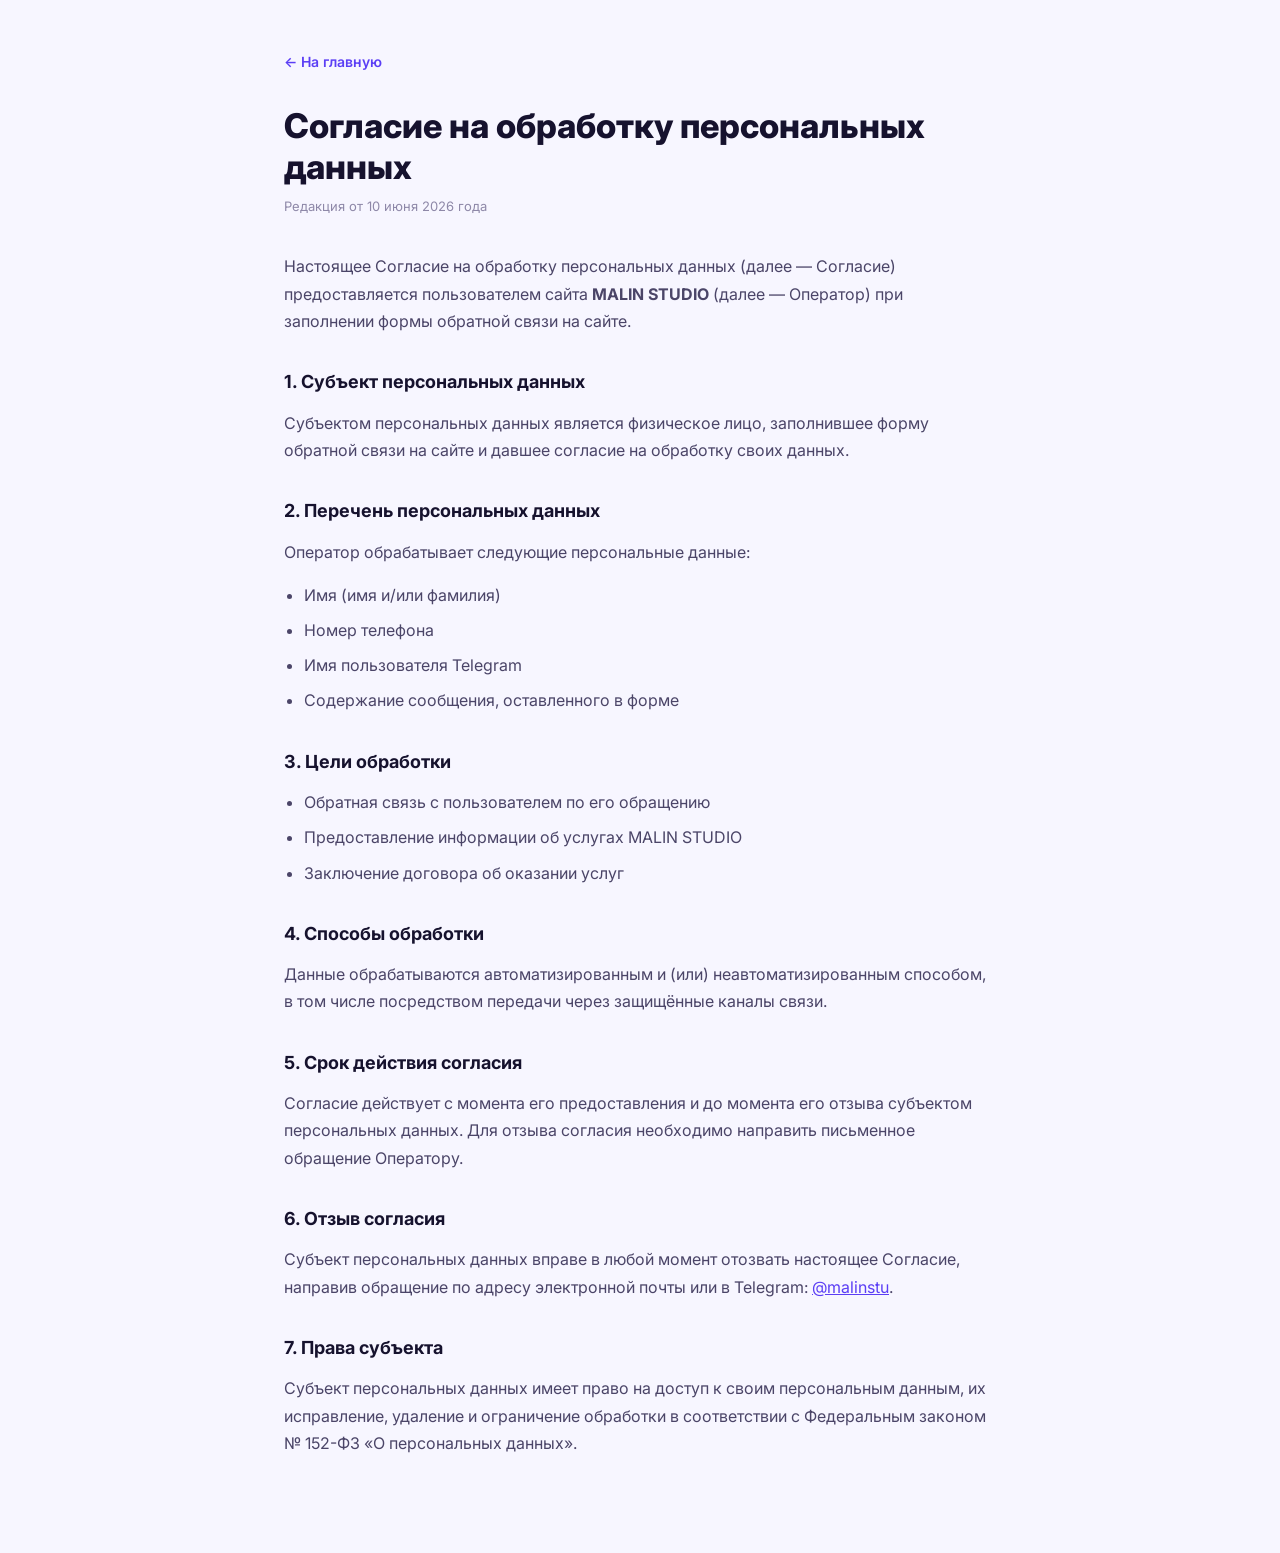
<file: privacy-consent.html>
<!DOCTYPE html>
<html lang="ru">
<head>
  <meta charset="UTF-8">
  <meta name="viewport" content="width=device-width, initial-scale=1.0">
  <title>Согласие на обработку персональных данных — MALIN STUDIO</title>
  <link rel="preconnect" href="https://fonts.googleapis.com">
  <link href="https://fonts.googleapis.com/css2?family=Inter:wght@400;500;600;700&display=swap" rel="stylesheet">
  <style>
    *,*::before,*::after{box-sizing:border-box;margin:0;padding:0}
    body{font-family:'Inter',sans-serif;background:#f7f6ff;color:#16122e;font-size:16px;line-height:1.7;padding:0}
    .wrap{max-width:760px;margin:0 auto;padding:48px 24px 80px}
    .back{display:inline-flex;align-items:center;gap:6px;color:#5b3ef5;font-size:14px;font-weight:600;text-decoration:none;margin-bottom:32px}
    .back:hover{text-decoration:underline}
    h1{font-size:clamp(22px,4vw,34px);font-weight:800;margin-bottom:8px;line-height:1.2}
    .date{font-size:13px;color:#8e88a8;margin-bottom:36px}
    h2{font-size:18px;font-weight:700;margin:32px 0 12px}
    p{color:#4b4568;margin-bottom:16px}
    ul{color:#4b4568;padding-left:20px;margin-bottom:16px}
    ul li{margin-bottom:8px}
    a{color:#5b3ef5}
  </style>
</head>
<body>
  <div class="wrap">
    <a class="back" href="index.html">← На главную</a>
    <h1>Согласие на обработку персональных данных</h1>
    <div class="date">Редакция от 10 июня 2026 года</div>

    <p>Настоящее Согласие на обработку персональных данных (далее — Согласие) предоставляется пользователем сайта <strong>MALIN STUDIO</strong> (далее — Оператор) при заполнении формы обратной связи на сайте.</p>

    <h2>1. Субъект персональных данных</h2>
    <p>Субъектом персональных данных является физическое лицо, заполнившее форму обратной связи на сайте и давшее согласие на обработку своих данных.</p>

    <h2>2. Перечень персональных данных</h2>
    <p>Оператор обрабатывает следующие персональные данные:</p>
    <ul>
      <li>Имя (имя и/или фамилия)</li>
      <li>Номер телефона</li>
      <li>Имя пользователя Telegram</li>
      <li>Содержание сообщения, оставленного в форме</li>
    </ul>

    <h2>3. Цели обработки</h2>
    <ul>
      <li>Обратная связь с пользователем по его обращению</li>
      <li>Предоставление информации об услугах MALIN STUDIO</li>
      <li>Заключение договора об оказании услуг</li>
    </ul>

    <h2>4. Способы обработки</h2>
    <p>Данные обрабатываются автоматизированным и (или) неавтоматизированным способом, в том числе посредством передачи через защищённые каналы связи.</p>

    <h2>5. Срок действия согласия</h2>
    <p>Согласие действует с момента его предоставления и до момента его отзыва субъектом персональных данных. Для отзыва согласия необходимо направить письменное обращение Оператору.</p>

    <h2>6. Отзыв согласия</h2>
    <p>Субъект персональных данных вправе в любой момент отозвать настоящее Согласие, направив обращение по адресу электронной почты или в Telegram: <a href="https://t.me/malinstu">@malinstu</a>.</p>

    <h2>7. Права субъекта</h2>
    <p>Субъект персональных данных имеет право на доступ к своим персональным данным, их исправление, удаление и ограничение обработки в соответствии с Федеральным законом № 152-ФЗ «О персональных данных».</p>
  </div>
</body>
</html>
</file>
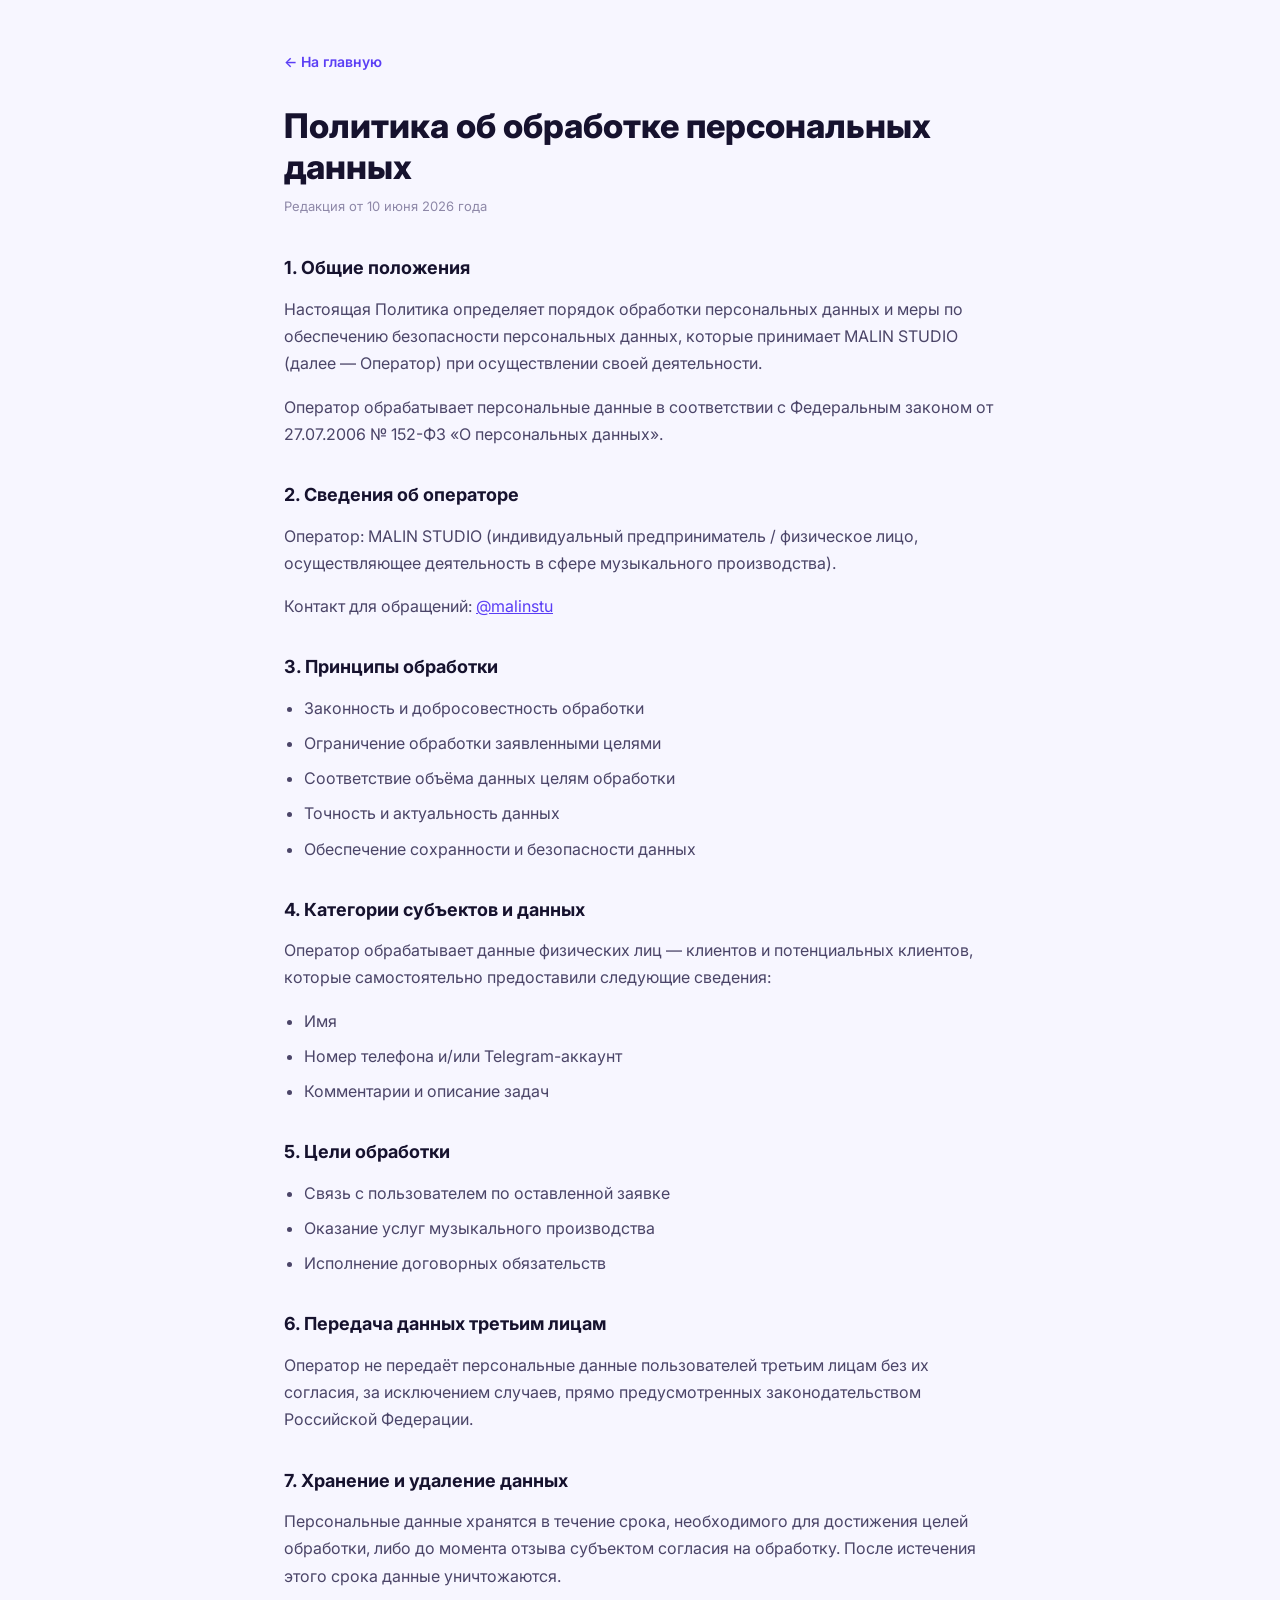
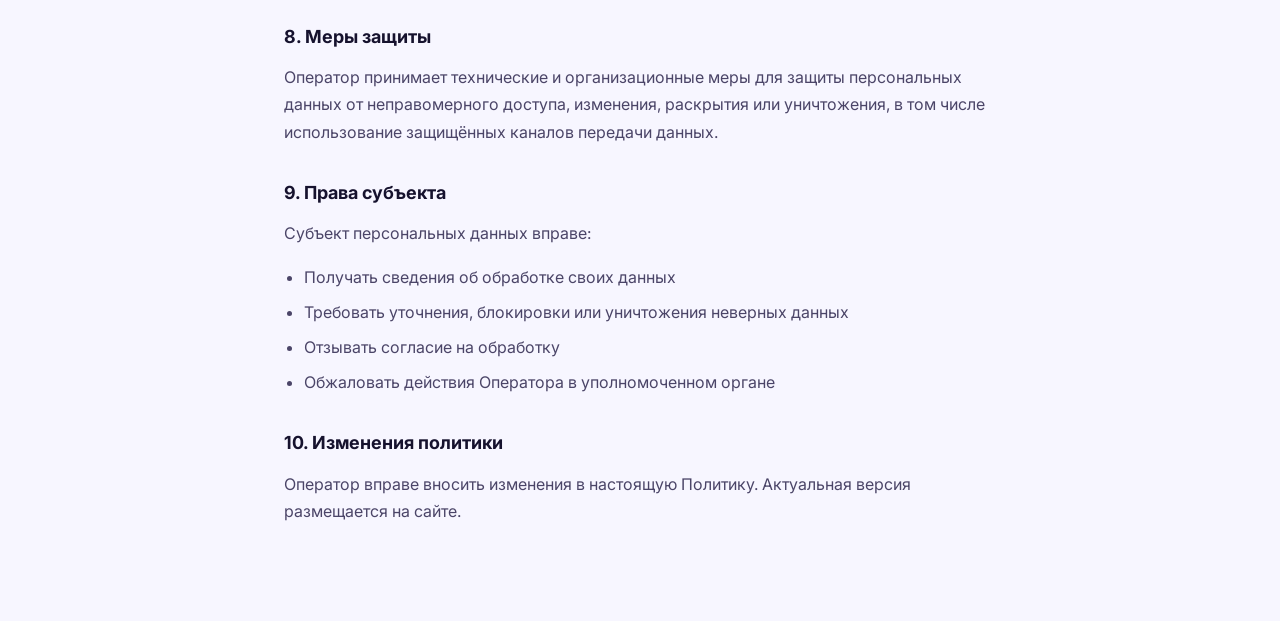
<file: privacy-policy.html>
<!DOCTYPE html>
<html lang="ru">
<head>
  <meta charset="UTF-8">
  <meta name="viewport" content="width=device-width, initial-scale=1.0">
  <title>Политика об обработке персональных данных — MALIN STUDIO</title>
  <link rel="preconnect" href="https://fonts.googleapis.com">
  <link href="https://fonts.googleapis.com/css2?family=Inter:wght@400;500;600;700&display=swap" rel="stylesheet">
  <style>
    *,*::before,*::after{box-sizing:border-box;margin:0;padding:0}
    body{font-family:'Inter',sans-serif;background:#f7f6ff;color:#16122e;font-size:16px;line-height:1.7;padding:0}
    .wrap{max-width:760px;margin:0 auto;padding:48px 24px 80px}
    .back{display:inline-flex;align-items:center;gap:6px;color:#5b3ef5;font-size:14px;font-weight:600;text-decoration:none;margin-bottom:32px}
    .back:hover{text-decoration:underline}
    h1{font-size:clamp(22px,4vw,34px);font-weight:800;margin-bottom:8px;line-height:1.2}
    .date{font-size:13px;color:#8e88a8;margin-bottom:36px}
    h2{font-size:18px;font-weight:700;margin:32px 0 12px}
    p{color:#4b4568;margin-bottom:16px}
    ul{color:#4b4568;padding-left:20px;margin-bottom:16px}
    ul li{margin-bottom:8px}
    a{color:#5b3ef5}
  </style>
</head>
<body>
  <div class="wrap">
    <a class="back" href="index.html">← На главную</a>
    <h1>Политика об обработке персональных данных</h1>
    <div class="date">Редакция от 10 июня 2026 года</div>

    <h2>1. Общие положения</h2>
    <p>Настоящая Политика определяет порядок обработки персональных данных и меры по обеспечению безопасности персональных данных, которые принимает MALIN STUDIO (далее — Оператор) при осуществлении своей деятельности.</p>
    <p>Оператор обрабатывает персональные данные в соответствии с Федеральным законом от 27.07.2006 № 152-ФЗ «О персональных данных».</p>

    <h2>2. Сведения об операторе</h2>
    <p>Оператор: MALIN STUDIO (индивидуальный предприниматель / физическое лицо, осуществляющее деятельность в сфере музыкального производства).</p>
    <p>Контакт для обращений: <a href="https://t.me/malinstu">@malinstu</a></p>

    <h2>3. Принципы обработки</h2>
    <ul>
      <li>Законность и добросовестность обработки</li>
      <li>Ограничение обработки заявленными целями</li>
      <li>Соответствие объёма данных целям обработки</li>
      <li>Точность и актуальность данных</li>
      <li>Обеспечение сохранности и безопасности данных</li>
    </ul>

    <h2>4. Категории субъектов и данных</h2>
    <p>Оператор обрабатывает данные физических лиц — клиентов и потенциальных клиентов, которые самостоятельно предоставили следующие сведения:</p>
    <ul>
      <li>Имя</li>
      <li>Номер телефона и/или Telegram-аккаунт</li>
      <li>Комментарии и описание задач</li>
    </ul>

    <h2>5. Цели обработки</h2>
    <ul>
      <li>Связь с пользователем по оставленной заявке</li>
      <li>Оказание услуг музыкального производства</li>
      <li>Исполнение договорных обязательств</li>
    </ul>

    <h2>6. Передача данных третьим лицам</h2>
    <p>Оператор не передаёт персональные данные пользователей третьим лицам без их согласия, за исключением случаев, прямо предусмотренных законодательством Российской Федерации.</p>

    <h2>7. Хранение и удаление данных</h2>
    <p>Персональные данные хранятся в течение срока, необходимого для достижения целей обработки, либо до момента отзыва субъектом согласия на обработку. После истечения этого срока данные уничтожаются.</p>

    <h2>8. Меры защиты</h2>
    <p>Оператор принимает технические и организационные меры для защиты персональных данных от неправомерного доступа, изменения, раскрытия или уничтожения, в том числе использование защищённых каналов передачи данных.</p>

    <h2>9. Права субъекта</h2>
    <p>Субъект персональных данных вправе:</p>
    <ul>
      <li>Получать сведения об обработке своих данных</li>
      <li>Требовать уточнения, блокировки или уничтожения неверных данных</li>
      <li>Отзывать согласие на обработку</li>
      <li>Обжаловать действия Оператора в уполномоченном органе</li>
    </ul>

    <h2>10. Изменения политики</h2>
    <p>Оператор вправе вносить изменения в настоящую Политику. Актуальная версия размещается на сайте.</p>
  </div>
</body>
</html>
</file>
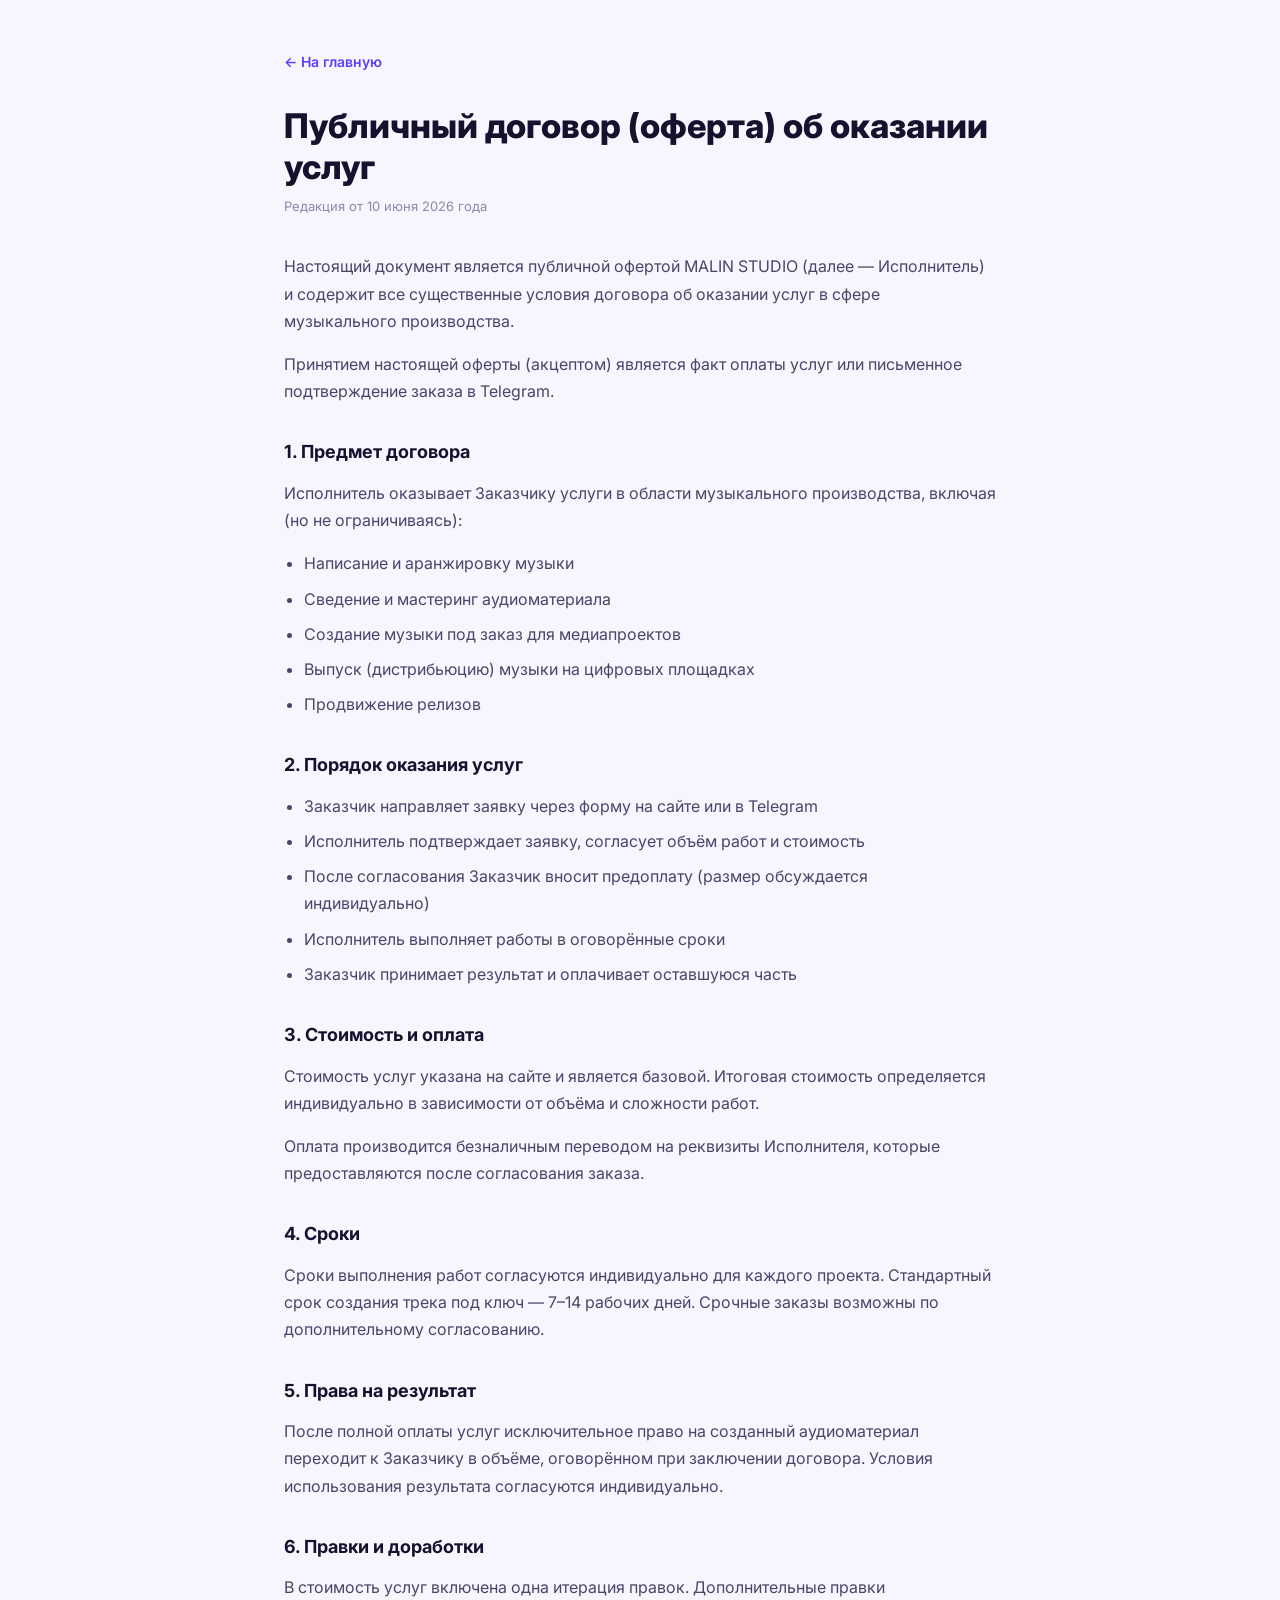
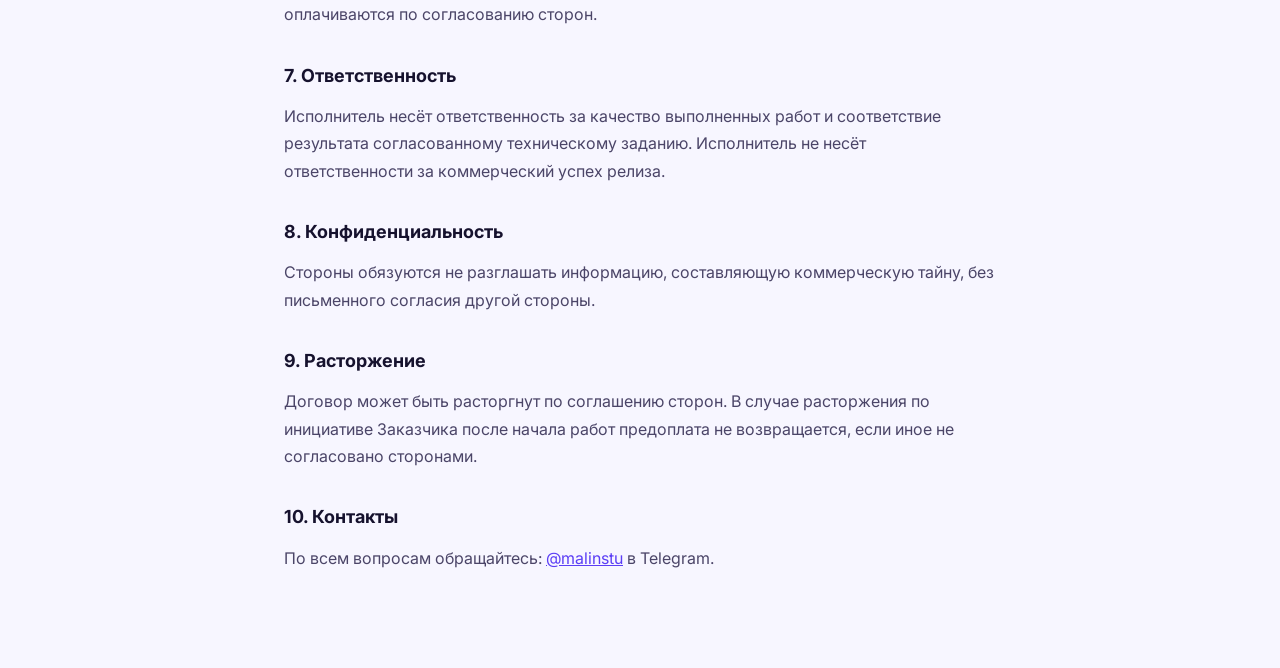
<file: public-offer.html>
<!DOCTYPE html>
<html lang="ru">
<head>
  <meta charset="UTF-8">
  <meta name="viewport" content="width=device-width, initial-scale=1.0">
  <title>Публичная оферта — MALIN STUDIO</title>
  <link rel="preconnect" href="https://fonts.googleapis.com">
  <link href="https://fonts.googleapis.com/css2?family=Inter:wght@400;500;600;700&display=swap" rel="stylesheet">
  <style>
    *,*::before,*::after{box-sizing:border-box;margin:0;padding:0}
    body{font-family:'Inter',sans-serif;background:#f7f6ff;color:#16122e;font-size:16px;line-height:1.7;padding:0}
    .wrap{max-width:760px;margin:0 auto;padding:48px 24px 80px}
    .back{display:inline-flex;align-items:center;gap:6px;color:#5b3ef5;font-size:14px;font-weight:600;text-decoration:none;margin-bottom:32px}
    .back:hover{text-decoration:underline}
    h1{font-size:clamp(22px,4vw,34px);font-weight:800;margin-bottom:8px;line-height:1.2}
    .date{font-size:13px;color:#8e88a8;margin-bottom:36px}
    h2{font-size:18px;font-weight:700;margin:32px 0 12px}
    p{color:#4b4568;margin-bottom:16px}
    ul{color:#4b4568;padding-left:20px;margin-bottom:16px}
    ul li{margin-bottom:8px}
    a{color:#5b3ef5}
  </style>
</head>
<body>
  <div class="wrap">
    <a class="back" href="index.html">← На главную</a>
    <h1>Публичный договор (оферта) об оказании услуг</h1>
    <div class="date">Редакция от 10 июня 2026 года</div>

    <p>Настоящий документ является публичной офертой MALIN STUDIO (далее — Исполнитель) и содержит все существенные условия договора об оказании услуг в сфере музыкального производства.</p>
    <p>Принятием настоящей оферты (акцептом) является факт оплаты услуг или письменное подтверждение заказа в Telegram.</p>

    <h2>1. Предмет договора</h2>
    <p>Исполнитель оказывает Заказчику услуги в области музыкального производства, включая (но не ограничиваясь):</p>
    <ul>
      <li>Написание и аранжировку музыки</li>
      <li>Сведение и мастеринг аудиоматериала</li>
      <li>Создание музыки под заказ для медиапроектов</li>
      <li>Выпуск (дистрибьюцию) музыки на цифровых площадках</li>
      <li>Продвижение релизов</li>
    </ul>

    <h2>2. Порядок оказания услуг</h2>
    <ul>
      <li>Заказчик направляет заявку через форму на сайте или в Telegram</li>
      <li>Исполнитель подтверждает заявку, согласует объём работ и стоимость</li>
      <li>После согласования Заказчик вносит предоплату (размер обсуждается индивидуально)</li>
      <li>Исполнитель выполняет работы в оговорённые сроки</li>
      <li>Заказчик принимает результат и оплачивает оставшуюся часть</li>
    </ul>

    <h2>3. Стоимость и оплата</h2>
    <p>Стоимость услуг указана на сайте и является базовой. Итоговая стоимость определяется индивидуально в зависимости от объёма и сложности работ.</p>
    <p>Оплата производится безналичным переводом на реквизиты Исполнителя, которые предоставляются после согласования заказа.</p>

    <h2>4. Сроки</h2>
    <p>Сроки выполнения работ согласуются индивидуально для каждого проекта. Стандартный срок создания трека под ключ — 7–14 рабочих дней. Срочные заказы возможны по дополнительному согласованию.</p>

    <h2>5. Права на результат</h2>
    <p>После полной оплаты услуг исключительное право на созданный аудиоматериал переходит к Заказчику в объёме, оговорённом при заключении договора. Условия использования результата согласуются индивидуально.</p>

    <h2>6. Правки и доработки</h2>
    <p>В стоимость услуг включена одна итерация правок. Дополнительные правки оплачиваются по согласованию сторон.</p>

    <h2>7. Ответственность</h2>
    <p>Исполнитель несёт ответственность за качество выполненных работ и соответствие результата согласованному техническому заданию. Исполнитель не несёт ответственности за коммерческий успех релиза.</p>

    <h2>8. Конфиденциальность</h2>
    <p>Стороны обязуются не разглашать информацию, составляющую коммерческую тайну, без письменного согласия другой стороны.</p>

    <h2>9. Расторжение</h2>
    <p>Договор может быть расторгнут по соглашению сторон. В случае расторжения по инициативе Заказчика после начала работ предоплата не возвращается, если иное не согласовано сторонами.</p>

    <h2>10. Контакты</h2>
    <p>По всем вопросам обращайтесь: <a href="https://t.me/malinstu">@malinstu</a> в Telegram.</p>
  </div>
</body>
</html>
</file>
<file: styles.css>
/* ============================
   ROOT
   ============================ */
:root {
  --black: #0d0d0d;
  --white: #f8f8f6;
  --pink: #ff1b8d;
  --pink-bg: #ffe0f3;
  --yellow: #ffe500;
  --grey: #ebebeb;
  --border: 2.5px solid #0d0d0d;
  --shadow: 5px 5px 0 #0d0d0d;
  --shadow-pink: 5px 5px 0 #ff1b8d;
  --font-head: 'Russo One', sans-serif;
  --font-body: 'Inter', sans-serif;
}

*, *::before, *::after { box-sizing: border-box; margin: 0; padding: 0; }
html { scroll-behavior: smooth; }
body {
  font-family: var(--font-body);
  background: var(--white);
  color: var(--black);
  font-size: 16px;
  line-height: 1.6;
  -webkit-font-smoothing: antialiased;
  overflow-x: hidden;
}
img { max-width: 100%; display: block; }
a { color: inherit; text-decoration: none; }
ul { list-style: none; }
button { cursor: pointer; border: none; background: none; font: inherit; }
input, textarea, select { font: inherit; outline: none; }

.container { max-width: 1180px; margin: 0 auto; padding: 0 24px; }

/* ============================
   BUTTONS
   ============================ */
.btn {
  display: inline-flex;
  align-items: center;
  justify-content: center;
  gap: 8px;
  padding: 13px 28px;
  border: var(--border);
  border-radius: 0;
  font-family: var(--font-head);
  font-size: 14px;
  letter-spacing: 0.04em;
  white-space: nowrap;
  cursor: pointer;
  transition: transform 0.1s, box-shadow 0.1s;
  box-shadow: var(--shadow);
  text-transform: uppercase;
}
.btn:hover { transform: translate(-2px, -2px); box-shadow: 7px 7px 0 var(--black); }
.btn:active { transform: translate(2px, 2px); box-shadow: 3px 3px 0 var(--black); }
.btn--primary { background: var(--black); color: var(--white); }
.btn--pink { background: var(--pink); color: var(--white); border-color: var(--pink); box-shadow: var(--shadow); }
.btn--pink:hover { box-shadow: 7px 7px 0 var(--black); }
.btn--outline { background: var(--white); color: var(--black); }
.btn--outline:hover { background: var(--yellow); }
.btn--full { width: 100%; }
.btn--lg { padding: 16px 36px; font-size: 16px; }
.btn--ghost { background: transparent; color: var(--white); border-color: var(--white); box-shadow: 5px 5px 0 rgba(255,255,255,0.3); }
.btn--ghost:hover { background: var(--white); color: var(--black); box-shadow: 7px 7px 0 rgba(255,255,255,0.4); }

/* ============================
   DECO ELEMENTS
   ============================ */
.deco {
  position: absolute;
  font-size: 28px;
  color: var(--black);
  pointer-events: none;
  user-select: none;
  line-height: 1;
  z-index: 0;
}
.deco--pink { color: var(--pink); }
.deco--grey { color: #bbb; }
.deco--outline {
  -webkit-text-stroke: 1.5px var(--black);
  color: transparent;
}
.sticker {
  display: inline-block;
  background: var(--yellow);
  border: var(--border);
  box-shadow: 3px 3px 0 var(--black);
  padding: 4px 14px;
  font-family: var(--font-head);
  font-size: 11px;
  letter-spacing: 0.08em;
  text-transform: uppercase;
}
.sticker--pink { background: var(--pink); color: var(--white); }
.sticker--white { background: var(--white); }

/* ============================
   HEADER
   ============================ */
.header {
  position: sticky;
  top: 0;
  z-index: 100;
  background: var(--white);
  border-bottom: var(--border);
}
.header__inner {
  display: flex;
  align-items: center;
  gap: 24px;
  height: 68px;
}

.logo {
  display: flex;
  flex-direction: column;
  justify-content: center;
  gap: 2px;
  flex-shrink: 0;
  text-decoration: none;
}
.logo__name {
  font-family: var(--font-head);
  font-size: 15px;
  letter-spacing: 0.06em;
  color: var(--black);
  display: block;
  text-transform: uppercase;
  line-height: 1.1;
}
.logo__suffix {
  font-size: 10px;
  color: #888;
  letter-spacing: 0.06em;
  text-transform: uppercase;
  display: block;
  line-height: 1.1;
}

.nav { display: flex; align-items: center; gap: 20px; margin-left: auto; }
.nav a {
  font-size: 13px;
  font-weight: 600;
  color: var(--black);
  text-transform: uppercase;
  letter-spacing: 0.04em;
  transition: color 0.15s;
}
.nav a:hover { color: var(--pink); }
.header__cta { margin-left: 12px; padding: 9px 20px; font-size: 13px; }

.burger {
  display: none;
  flex-direction: column;
  gap: 5px;
  width: 36px;
  height: 36px;
  align-items: center;
  justify-content: center;
  flex-shrink: 0;
  margin-left: auto;
  border: var(--border);
}
.burger span { display: block; width: 20px; height: 2.5px; background: var(--black); }
.burger.is-open span:nth-child(1) { transform: translateY(7px) rotate(45deg); }
.burger.is-open span:nth-child(2) { opacity: 0; }
.burger.is-open span:nth-child(3) { transform: translateY(-7px) rotate(-45deg); }

/* ============================
   HERO
   ============================ */
.hero {
  background: var(--white);
  border-bottom: var(--border);
  padding: 60px 0 80px;
  position: relative;
  overflow: hidden;
}
.hero__grid {
  display: grid;
  grid-template-columns: 1fr 420px;
  gap: 48px;
  align-items: center;
  position: relative;
  z-index: 1;
}
.hero__label {
  display: inline-flex;
  align-items: center;
  gap: 8px;
  margin-bottom: 24px;
}
.hero__label-eq {
  display: flex;
  align-items: center;
  gap: 2px;
  height: 16px;
}
.hero__label-eq span {
  display: block;
  width: 3px;
  background: var(--pink);
  border-radius: 0;
  animation: eq-bar 1.2s ease-in-out infinite alternate;
}
.hero__label-eq span:nth-child(1) { height: 6px; animation-delay: 0s; }
.hero__label-eq span:nth-child(2) { height: 14px; animation-delay: 0.15s; }
.hero__label-eq span:nth-child(3) { height: 10px; animation-delay: 0.3s; }
.hero__label-eq span:nth-child(4) { height: 16px; animation-delay: 0.1s; }
.hero__label-eq span:nth-child(5) { height: 8px; animation-delay: 0.25s; }
@keyframes eq-bar { from { transform: scaleY(0.4); } to { transform: scaleY(1); } }

.hero__title {
  font-family: var(--font-head);
  font-size: clamp(56px, 8vw, 100px);
  line-height: 0.95;
  color: var(--black);
  margin-bottom: 12px;
  text-transform: uppercase;
  letter-spacing: -0.01em;
}
.hero__title .outline {
  -webkit-text-stroke: 3px var(--black);
  color: transparent;
}
.hero__title .pink { color: var(--pink); }

.hero__sub {
  font-size: 16px;
  color: #444;
  line-height: 1.65;
  margin: 20px 0 32px;
  max-width: 480px;
}
.hero__actions { display: flex; gap: 14px; flex-wrap: wrap; margin-bottom: 48px; }
.hero__stats {
  display: flex;
  gap: 0;
  border: var(--border);
  box-shadow: var(--shadow);
  display: inline-flex;
}
.stat {
  padding: 14px 24px;
  border-right: var(--border);
  text-align: center;
}
.stat:last-child { border-right: none; }
.stat__num {
  display: block;
  font-family: var(--font-head);
  font-size: 26px;
  color: var(--pink);
  line-height: 1;
}
.stat__label { font-size: 11px; color: #666; margin-top: 4px; text-transform: uppercase; letter-spacing: 0.04em; }

/* HERO CARD */
.hero__card {
  border: var(--border);
  box-shadow: var(--shadow);
  background: var(--white);
  padding: 28px 24px;
  position: relative;
}
.hero__card::before {
  content: '';
  position: absolute;
  top: -1px; left: -1px; right: -1px;
  height: 5px;
  background: var(--pink);
}
.hero__card-top {
  display: flex;
  align-items: center;
  gap: 14px;
  margin-bottom: 20px;
  padding-bottom: 20px;
  border-bottom: var(--border);
}
.hero__ava {
  width: 56px;
  height: 56px;
  border: var(--border);
  display: flex;
  align-items: center;
  justify-content: center;
  background: var(--pink);
  color: var(--white);
  font-family: var(--font-head);
  font-size: 18px;
  letter-spacing: 0.04em;
  flex-shrink: 0;
}
.hero__card-name { font-family: var(--font-head); font-size: 15px; text-transform: uppercase; letter-spacing: 0.04em; }
.hero__card-role { font-size: 12px; color: #888; text-transform: uppercase; letter-spacing: 0.04em; }

.hero__waveform {
  background: var(--grey);
  border: var(--border);
  padding: 14px;
  margin-bottom: 20px;
}
.wf-bars { display: flex; align-items: center; gap: 3px; height: 48px; }
.wf-bars span {
  flex: 1;
  height: var(--h);
  background: var(--pink);
  border-radius: 0;
}

.hero__card-services {
  display: flex;
  flex-wrap: wrap;
  gap: 6px;
  margin-bottom: 20px;
}
.hero__card-services span {
  background: var(--grey);
  border: var(--border);
  font-size: 11px;
  font-weight: 700;
  padding: 4px 10px;
  text-transform: uppercase;
  letter-spacing: 0.04em;
}

/* ============================
   SECTION HEADER
   ============================ */
.section-header {
  margin-bottom: 48px;
}
.section-header--center { text-align: center; }
.section-tag {
  display: inline-block;
  border: var(--border);
  box-shadow: 3px 3px 0 var(--black);
  font-family: var(--font-head);
  font-size: 11px;
  padding: 5px 14px;
  text-transform: uppercase;
  letter-spacing: 0.08em;
  background: var(--yellow);
  margin-bottom: 16px;
}
.section-tag--pink { background: var(--pink); color: var(--white); }
.section-tag--white { background: var(--white); }
.section-header h2 {
  font-family: var(--font-head);
  font-size: clamp(32px, 5vw, 58px);
  color: var(--black);
  line-height: 1.0;
  text-transform: uppercase;
  letter-spacing: -0.01em;
  margin-bottom: 14px;
}
.section-header--dark h2 { color: var(--white); }
.section-header p { color: #555; max-width: 560px; font-size: 16px; }
.section-header--dark p { color: #aaa; }
.section-header--center p { margin: 0 auto; }

/* ============================
   WHAT (dark section)
   ============================ */
.what {
  background: var(--black);
  padding: 80px 0;
  border-bottom: var(--border);
  position: relative;
  overflow: hidden;
}
.what__grid {
  display: grid;
  grid-template-columns: repeat(3, 1fr);
  gap: 16px;
}
.what-card {
  border: 2px solid #333;
  padding: 28px 22px;
  position: relative;
  transition: border-color 0.15s, transform 0.15s;
  background: #0d0d0d;
}
.what-card:hover { border-color: var(--pink); transform: translate(-2px, -2px); }
.what-card__num {
  font-family: var(--font-head);
  font-size: 48px;
  color: #222;
  line-height: 1;
  margin-bottom: 12px;
}
.what-card__icon {
  width: 44px;
  height: 44px;
  border: 2px solid #333;
  display: flex;
  align-items: center;
  justify-content: center;
  color: var(--pink);
  margin-bottom: 14px;
}
.what-card h4 { font-size: 15px; font-weight: 700; color: var(--white); margin-bottom: 10px; text-transform: uppercase; letter-spacing: 0.03em; }
.what-card p { font-size: 13px; color: #888; line-height: 1.65; }

/* ============================
   SERVICES
   ============================ */
.services {
  background: var(--white);
  padding: 80px 0;
  border-bottom: var(--border);
}
.services__list { display: flex; flex-direction: column; gap: 16px; }

.service-item {
  border: var(--border);
  box-shadow: var(--shadow);
  background: var(--white);
  padding: 28px 32px;
  display: flex;
  align-items: flex-start;
  justify-content: space-between;
  gap: 0;
  transition: transform 0.15s, box-shadow 0.15s;
  position: relative;
}
.service-item:hover { transform: translate(-2px, -2px); box-shadow: 7px 7px 0 var(--black); }
.service-item--featured {
  border-color: var(--pink);
  box-shadow: var(--shadow-pink);
}
.service-item--featured:hover { box-shadow: 7px 7px 0 var(--pink); }

.service-item__left { display: flex; align-items: flex-start; gap: 18px; flex: 1; min-width: 0; }
.service-item__num {
  font-family: var(--font-head);
  font-size: 40px;
  color: var(--grey);
  flex-shrink: 0;
  line-height: 1;
  -webkit-text-stroke: 1.5px var(--black);
  color: transparent;
}
.service-item--featured .service-item__num { -webkit-text-stroke-color: var(--pink); }
.service-item__icon {
  width: 48px;
  height: 48px;
  border: var(--border);
  display: flex;
  align-items: center;
  justify-content: center;
  color: var(--black);
  flex-shrink: 0;
  background: var(--grey);
}
.service-item--featured .service-item__icon { background: var(--pink); color: var(--white); border-color: var(--pink); }
.service-item__badge {
  display: inline-block;
  background: var(--pink);
  color: var(--white);
  font-family: var(--font-head);
  font-size: 10px;
  letter-spacing: 0.08em;
  text-transform: uppercase;
  padding: 3px 10px;
  border: 1.5px solid var(--black);
  margin-bottom: 8px;
}
.service-item__info h3 {
  font-family: var(--font-head);
  font-size: 18px;
  text-transform: uppercase;
  letter-spacing: 0.02em;
  margin-bottom: 8px;
}
.service-item__info p { font-size: 13px; color: #555; line-height: 1.65; margin-bottom: 10px; }
.service-item__includes { display: flex; flex-direction: column; gap: 5px; }
.service-item__includes li { display: flex; align-items: center; gap: 8px; font-size: 13px; color: #444; }
.service-item__includes li::before { content: '▸'; color: var(--pink); font-size: 10px; flex-shrink: 0; }
.service-item__tags { display: flex; flex-wrap: wrap; gap: 6px; }
.service-item__tags span {
  background: var(--grey);
  border: var(--border);
  font-size: 11px;
  font-weight: 600;
  padding: 3px 10px;
  text-transform: uppercase;
  letter-spacing: 0.04em;
}
.service-item__right {
  flex-shrink: 0;
  display: flex;
  flex-direction: column;
  align-items: flex-end;
  gap: 8px;
  padding-left: 32px;
  min-width: 180px;
}
.service-item__meta {
  display: flex;
  flex-direction: column;
  align-items: flex-end;
  gap: 4px;
}
.service-item__btn { flex-shrink: 0; }
.service-item__price {
  font-family: var(--font-head);
  font-size: 24px;
  color: var(--black);
  line-height: 1;
  white-space: nowrap;
}
.service-item--featured .service-item__price { color: var(--pink); }
.service-item__note { font-size: 12px; color: #888; margin-bottom: 8px; text-transform: uppercase; letter-spacing: 0.04em; }

/* ============================
   PROCESS (dark)
   ============================ */
.process {
  background: var(--black);
  padding: 80px 0;
  border-bottom: var(--border);
  position: relative;
  overflow: hidden;
}
.process__steps {
  display: grid;
  grid-template-columns: repeat(3, 1fr);
  gap: 16px;
}
.process-step {
  border: 2px solid #333;
  padding: 28px 22px;
  background: var(--black);
  position: relative;
  transition: border-color 0.15s, transform 0.15s;
}
.process-step:hover { border-color: var(--pink); transform: translate(-2px, -2px); }
.process-step__num {
  font-family: var(--font-head);
  font-size: 52px;
  line-height: 1;
  margin-bottom: 14px;
  -webkit-text-stroke: 2px var(--pink);
  color: transparent;
}
.process-step h4 { font-size: 15px; font-weight: 700; color: var(--white); margin-bottom: 10px; text-transform: uppercase; letter-spacing: 0.03em; }
.process-step p { font-size: 13px; color: #888; line-height: 1.65; }
.process-step__line { display: none; }

/* ============================
   FAQ
   ============================ */
.faq {
  background: var(--white);
  padding: 80px 0;
  border-bottom: var(--border);
}
.faq__grid { max-width: 860px; margin: 0 auto; display: flex; flex-direction: column; gap: 0; }
.faq__item {
  border: var(--border);
  border-bottom: none;
  background: var(--white);
}
.faq__item:last-child { border-bottom: var(--border); }
.faq__item details summary {
  padding: 20px 24px;
  font-family: var(--font-head);
  font-size: 14px;
  letter-spacing: 0.03em;
  text-transform: uppercase;
  cursor: pointer;
  display: flex;
  justify-content: space-between;
  align-items: center;
  list-style: none;
  gap: 16px;
}
.faq__item details summary::-webkit-details-marker { display: none; }
.faq__item details summary::after {
  content: '+';
  font-size: 22px;
  font-weight: 300;
  color: var(--pink);
  flex-shrink: 0;
  transition: transform 0.2s;
  line-height: 1;
  font-family: var(--font-body);
}
.faq__item details[open] { background: var(--grey); }
.faq__item details[open] summary::after { transform: rotate(45deg); }
.faq__item details p { padding: 0 24px 20px; color: #555; font-size: 14px; line-height: 1.7; }

/* ============================
   CONTACT
   ============================ */
.contact {
  background: var(--black);
  padding: 80px 0;
  border-bottom: var(--border);
}
.contact__inner {
  display: grid;
  grid-template-columns: 1fr 1fr;
  gap: 48px;
  align-items: start;
}

.form {
  background: var(--white);
  border: var(--border);
  box-shadow: var(--shadow-pink);
  padding: 36px 32px;
  position: relative;
}
.form::before {
  content: '';
  position: absolute;
  top: 0; left: 0; right: 0;
  height: 5px;
  background: var(--pink);
}
.form__title {
  font-family: var(--font-head);
  font-size: 22px;
  text-transform: uppercase;
  letter-spacing: 0.03em;
  margin-bottom: 4px;
}
.form__subtitle { font-size: 13px; color: #888; margin-bottom: 24px; text-transform: uppercase; letter-spacing: 0.04em; }
.form__group { margin-bottom: 16px; }
.form__group label {
  display: block;
  font-size: 11px;
  font-weight: 700;
  color: #888;
  margin-bottom: 6px;
  text-transform: uppercase;
  letter-spacing: 0.06em;
}
.form__group input, .form__group textarea, .form__group select {
  width: 100%;
  padding: 12px 14px;
  background: var(--white);
  border: var(--border);
  font-size: 14px;
  color: var(--black);
  transition: border-color 0.15s, box-shadow 0.15s;
  border-radius: 0;
}
.form__group input:focus, .form__group textarea:focus, .form__group select:focus {
  border-color: var(--pink);
  box-shadow: 3px 3px 0 var(--pink);
  outline: none;
}
.form__group textarea { resize: vertical; min-height: 100px; }
.form__note { font-size: 12px; color: #888; text-align: center; margin-top: 12px; }
.form__consent { margin-top: 4px; }
.consent-label {
  display: flex;
  align-items: flex-start;
  gap: 10px;
  cursor: pointer;
  font-size: 12px;
  color: #666;
  line-height: 1.5;
}
.consent-label input[type="checkbox"] {
  width: 16px;
  height: 16px;
  margin-top: 2px;
  flex-shrink: 0;
  accent-color: var(--pink);
  border: var(--border);
  cursor: pointer;
}
.consent-label a { color: var(--pink); text-decoration: underline; }

.contact__right { display: flex; flex-direction: column; gap: 24px; }
.contact__cta-block {
  border: 2px solid #333;
  padding: 32px 28px;
  text-align: center;
  position: relative;
}
.contact__cta-block::before {
  content: '';
  position: absolute;
  top: 0; left: 0; right: 0;
  height: 4px;
  background: var(--pink);
}
.contact__cta-icon { font-size: 36px; margin-bottom: 14px; }
.contact__cta-block h3 { font-family: var(--font-head); font-size: 20px; color: var(--white); margin-bottom: 10px; text-transform: uppercase; letter-spacing: 0.03em; }
.contact__cta-block p { font-size: 13px; color: #aaa; line-height: 1.65; margin-bottom: 20px; }

.contact__socials { display: flex; flex-direction: column; gap: 8px; }
.social-link {
  display: flex;
  align-items: center;
  gap: 12px;
  background: #111;
  border: 1.5px solid #333;
  padding: 12px 16px;
  transition: border-color 0.15s, transform 0.15s;
}
.social-link:hover { border-color: var(--pink); transform: translate(-2px, -2px); }
.social-link__icon {
  width: 42px;
  height: 42px;
  display: flex;
  align-items: center;
  justify-content: center;
  flex-shrink: 0;
  border: none;
  border-radius: 0;
  overflow: hidden;
}
.social-link__icon svg {
  width: 22px;
  height: 22px;
  display: block;
  flex-shrink: 0;
}
.social-link__icon--tg { background: #2AABEE; }
.social-link__icon--ig { background: linear-gradient(135deg, #405DE6 0%, #833AB4 30%, #dc2743 60%, #f77737 85%, #FCAF45 100%); }
.social-link__icon--vk { background: #0077FF; }
.social-link__icon--tc { background: #1B1B1F; }
.social-link__icon--dz { background: #0A0A0A; border: 1.5px solid #333; }
.social-link__icon--sk { background: #000; }
.social-link__label { font-size: 10px; color: #666; font-weight: 500; margin-bottom: 1px; text-transform: uppercase; letter-spacing: 0.04em; }
.social-link__val { font-size: 13px; font-weight: 600; color: var(--white); }

/* ============================
   GUIDE CTA
   ============================ */
.guide-cta {
  background: var(--white);
  padding: 80px 0;
  border-bottom: var(--border);
  position: relative;
  overflow: hidden;
}
.guide-cta__card {
  border: var(--border);
  box-shadow: var(--shadow-pink);
  background: var(--white);
  padding: 40px 44px;
  display: flex;
  align-items: center;
  justify-content: space-between;
  gap: 48px;
  position: relative;
  transition: transform 0.15s, box-shadow 0.15s;
  animation: guide-cta-in 0.55s ease both;
}
@keyframes guide-cta-in {
  from { opacity: 0; transform: translateY(20px); }
  to { opacity: 1; transform: none; }
}
@media (prefers-reduced-motion: reduce) {
  .guide-cta__card { animation: none; }
}
.guide-cta__card:hover {
  transform: translate(-2px, -2px);
  box-shadow: 7px 7px 0 var(--pink);
}
.guide-cta__card::before {
  content: '';
  position: absolute;
  top: 0;
  left: 0;
  right: 0;
  height: 5px;
  background: var(--pink);
}
.guide-cta__content { flex: 1; min-width: 0; }
.guide-cta__content .section-tag { margin-bottom: 16px; }
.guide-cta__content h2 {
  font-family: var(--font-head);
  font-size: clamp(24px, 4vw, 36px);
  text-transform: uppercase;
  letter-spacing: 0.02em;
  margin-bottom: 12px;
  line-height: 1.05;
}
.guide-cta__content > p {
  font-size: 14px;
  color: #555;
  line-height: 1.65;
  max-width: 520px;
  margin-bottom: 16px;
}
.guide-cta__list {
  display: flex;
  flex-direction: column;
  gap: 6px;
}
.guide-cta__list li {
  display: flex;
  align-items: center;
  gap: 8px;
  font-size: 13px;
  color: #444;
}
.guide-cta__list li::before {
  content: '▸';
  color: var(--pink);
  font-size: 10px;
  flex-shrink: 0;
}
.guide-cta__action {
  flex-shrink: 0;
  display: flex;
  align-items: center;
  justify-content: center;
  align-self: stretch;
  min-width: 240px;
  max-width: 280px;
}
.guide-cta__action .btn {
  width: 100%;
  text-align: center;
  white-space: normal;
  line-height: 1.3;
  padding: 16px 24px;
}

/* ============================
   FOOTER
   ============================ */
.footer {
  background: var(--black);
  border-top: var(--border);
  padding: 36px 0;
}
.footer__inner {
  display: flex;
  align-items: center;
  gap: 24px;
  flex-wrap: wrap;
}
.footer__brand { display: flex; flex-direction: column; gap: 4px; }
.footer__name {
  font-family: var(--font-head);
  font-size: 13px;
  color: var(--white);
  display: block;
  text-transform: uppercase;
  letter-spacing: 0.06em;
}
.footer__sub { font-size: 10px; color: #666; display: block; text-transform: uppercase; letter-spacing: 0.04em; }
.footer__links {
  display: flex;
  gap: 18px;
  margin-left: auto;
  flex-wrap: wrap;
}
.footer__links a { font-size: 13px; color: #666; text-transform: uppercase; letter-spacing: 0.04em; transition: color 0.15s; }
.footer__links a:hover { color: var(--pink); }
.footer__docs {
  width: 100%;
  display: flex;
  flex-wrap: wrap;
  gap: 16px;
  padding-top: 16px;
  border-top: 1px solid #222;
  margin-top: 8px;
}
.footer__docs a { font-size: 11px; color: #555; text-transform: uppercase; letter-spacing: 0.04em; transition: color 0.15s; }
.footer__docs a:hover { color: var(--pink); }
.footer__copy { font-size: 12px; color: #555; text-transform: uppercase; letter-spacing: 0.04em; }

/* ============================
   SCROLL TO TOP
   ============================ */
.fab {
  position: fixed;
  bottom: 28px;
  right: 24px;
  z-index: 50;
  display: flex;
  align-items: center;
  justify-content: center;
  width: 54px;
  height: 54px;
  border: var(--border);
  background: var(--black);
  color: var(--white);
  box-shadow: var(--shadow);
  cursor: pointer;
  transition: transform 0.15s, box-shadow 0.15s, opacity 0.25s, visibility 0.25s;
  opacity: 0;
  visibility: hidden;
}
.fab.is-visible { opacity: 1; visibility: visible; }
.fab:hover { transform: translate(-2px, -2px); box-shadow: 7px 7px 0 var(--pink); }

/* ============================
   REVEAL
   ============================ */
.reveal { opacity: 0; transform: translateY(20px); transition: opacity 0.5s ease, transform 0.5s ease; }
.reveal.is-visible { opacity: 1; transform: none; }

/* ============================
   RESPONSIVE
   ============================ */
@media (max-width: 1100px) {
  .burger { display: flex; }
  .nav {
    display: none;
    position: absolute;
    top: 68px; left: 0; right: 0;
    background: var(--white);
    border-bottom: var(--border);
    flex-direction: column;
    align-items: flex-start;
    gap: 0;
    margin-left: 0;
    padding: 0;
    z-index: 99;
  }
  .nav.is-open { display: flex; }
  .nav a { padding: 14px 24px; width: 100%; border-bottom: 1px solid var(--grey); font-size: 14px; }
  .header__cta { display: none; }
}
@media (max-width: 960px) {
  .hero__grid { grid-template-columns: 1fr; gap: 40px; }
  .what__grid { grid-template-columns: repeat(2, 1fr); }
  .process__steps { grid-template-columns: repeat(2, 1fr); }
  .service-item { flex-direction: column; gap: 20px; }
  .service-item__right {
    width: 100%;
    padding-left: 0;
    min-width: auto;
    flex-direction: row;
    align-items: center;
    justify-content: space-between;
    gap: 16px;
  }
  .service-item__meta { align-items: flex-start; }
  .service-item__note { margin-bottom: 0; }
  .guide-cta { padding: 60px 0; }
  .guide-cta__card { flex-direction: column; align-items: stretch; padding: 32px 28px; gap: 28px; }
  .guide-cta__action { width: 100%; min-width: 0; max-width: none; align-self: auto; }
  .guide-cta__content > p { max-width: none; }
  .contact__inner { grid-template-columns: 1fr; }
}
@media (max-width: 640px) {
  .hero { padding: 48px 0 60px; }
  .what__grid { grid-template-columns: 1fr; }
  .process__steps { grid-template-columns: 1fr; }
  .hero__stats { flex-direction: column; border: none; gap: 0; }
  .stat { border: var(--border); margin-bottom: -2.5px; border-right: var(--border); }
  .footer__inner { flex-direction: column; align-items: flex-start; gap: 16px; }
  .footer__links { margin-left: 0; }
  .form { padding: 24px 20px; }
  .service-item { padding: 20px 16px; }
  .hero__title { font-size: 52px; }
}
@media (max-width: 380px) {
  .hero__actions { flex-direction: column; }
  .logo__suffix { display: none; }
}

/* ============================
   ADAPTIVE FIXES
   ============================ */
@media (max-width: 640px) {
  /* Stats: 3 in a row instead of column */
  .hero__stats {
    display: grid;
    grid-template-columns: repeat(3, 1fr);
    width: 100%;
    border: var(--border);
    box-shadow: var(--shadow);
    flex-direction: unset;
    gap: 0;
  }
  .stat {
    border-right: var(--border);
    border-bottom: none;
    margin-bottom: 0;
    padding: 12px 8px;
  }
  .stat:last-child { border-right: none; }
  .stat__num { font-size: 20px; }
  .stat__label { font-size: 10px; }
  /* Hero card full width */
  .hero__card { width: 100%; }
  /* Section header */
  .section-header h2 { font-size: 28px; }
  /* Service item price row */
  .service-item__price { font-size: 20px; }
  .service-item__right { gap: 12px; }
  .service-item__btn { margin-left: auto; }
  .guide-cta__content h2 { font-size: 24px; }
  .guide-cta__list li { font-size: 12px; }
}

@media (max-width: 480px) {
  .hero__title { font-size: 44px; }
  .section-header h2 { font-size: 26px; }
  .container { padding: 0 16px; }
  .service-item { padding: 18px 16px; }
  .service-item__left { gap: 12px; }
  .guide-cta { padding: 48px 0; }
  .guide-cta__card { padding: 24px 18px; gap: 24px; }
  .guide-cta__content h2 { font-size: 22px; }
  .guide-cta__action .btn { padding: 14px 20px; font-size: 14px; }
  .service-item__num { font-size: 32px; }
  .form { padding: 24px 18px; }
  .what__grid { gap: 12px; }
  .process__steps { gap: 12px; }
  .fab { bottom: 20px; right: 16px; width: 48px; height: 48px; }
  /* Footer stacked */
  .footer__brand { gap: 4px; }
  .footer__links { gap: 12px; }
  .footer__docs { gap: 10px; }
}

@media (max-width: 360px) {
  .hero__title { font-size: 36px; }
  .logo__name { font-size: 13px; }
  .btn--lg { padding: 13px 22px; font-size: 14px; }
  .contact__inner { gap: 32px; }
}
</file>
